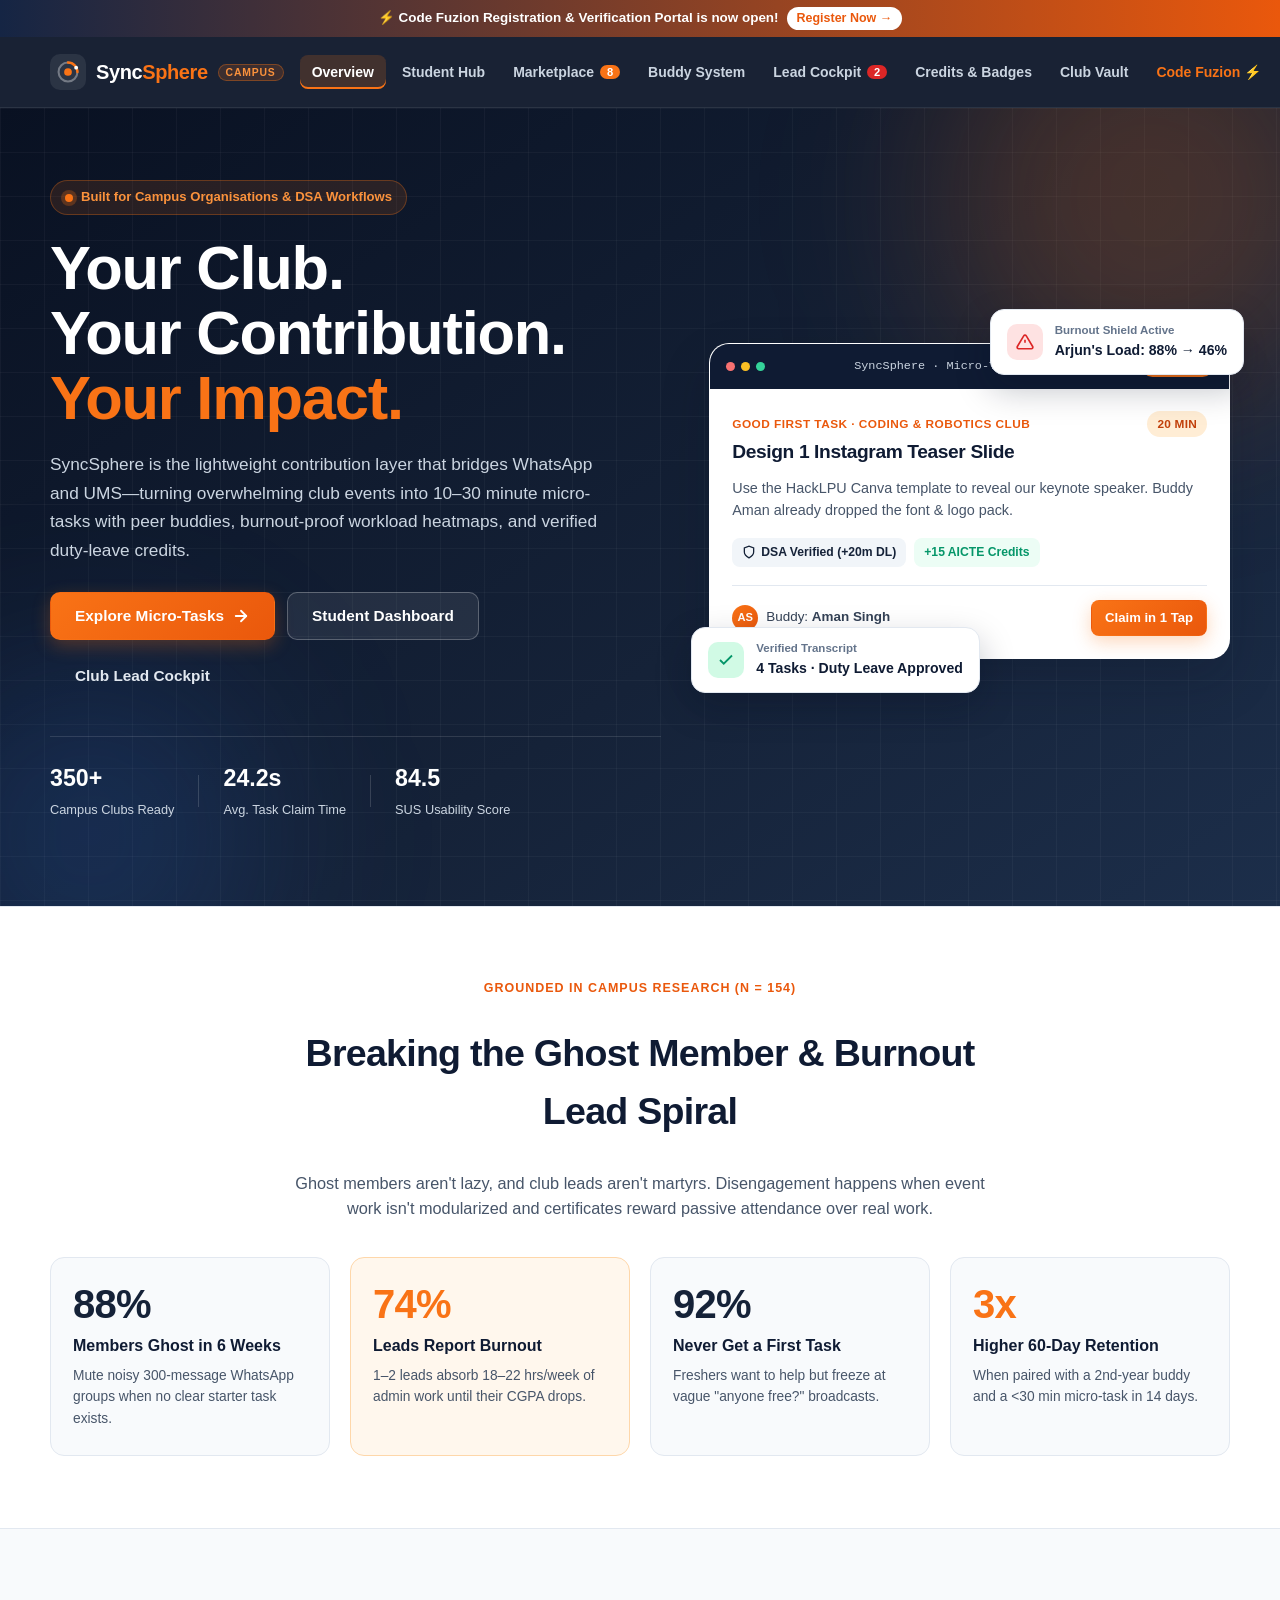
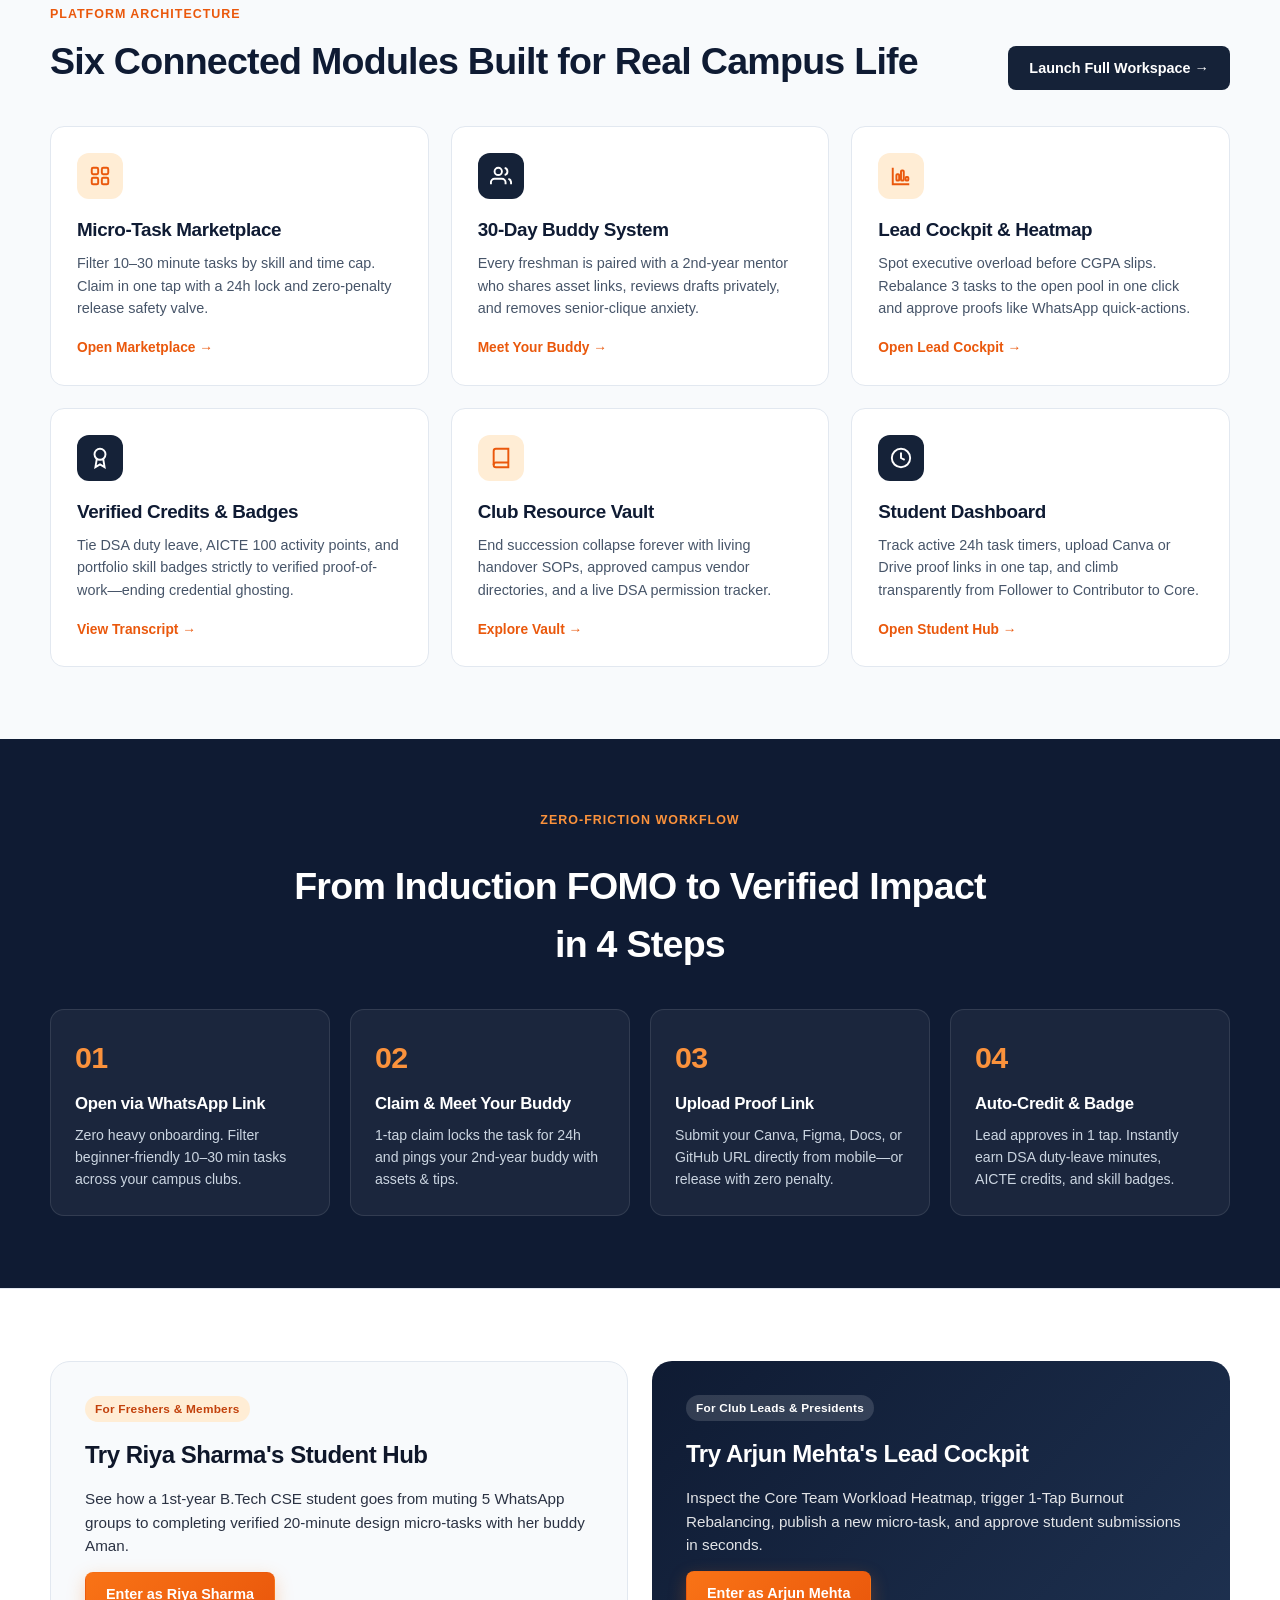
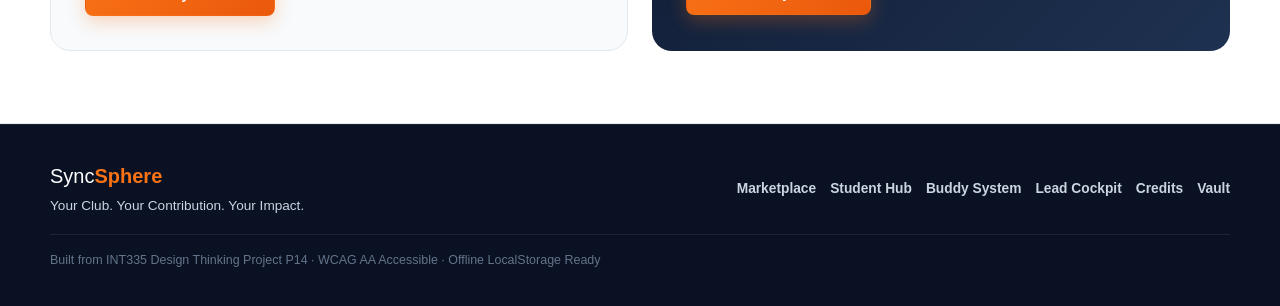
<file: index.html>
<!DOCTYPE html>
<html lang="en">
<head>
  <meta charset="UTF-8" />
  <meta name="viewport" content="width=device-width, initial-scale=1.0" />
  <title>SyncSphere — Your Club. Your Contribution. Your Impact.</title>
  <meta name="description" content="SyncSphere is a modern campus collaboration platform that eliminates ghost membership and club lead burnout through 10-30 minute micro-tasks, buddy onboarding, workload heatmaps, and verified contribution credits." />
  <link rel="stylesheet" href="styles.css" />
</head>
<body>
  <a href="#main-content" class="skip-link">Skip to main content</a>

  <div class="event-announcement-bar" style="background: linear-gradient(90deg, #152544 0%, #EA580C 100%); color: #fff; padding: 7px 16px; font-size: 0.84rem; text-align: center; font-weight: 600; display: flex; align-items: center; justify-content: center; gap: 8px;">
    <span>⚡ <strong>Code Fuzion Registration &amp; Verification Portal</strong> is now open!</span>
    <a href="code-fuzion.html" style="background: #fff; color: #EA580C; padding: 2px 10px; border-radius: 999px; text-decoration: none; font-size: 0.78rem; font-weight: 800;">Register Now &rarr;</a>
  </div>

  <header class="navbar" id="navbar" role="banner">
    <div class="container navbar-inner">
      <button class="brand" data-view="landing" aria-label="SyncSphere Home">
        <span class="brand-mark" aria-hidden="true">
          <svg width="24" height="24" viewBox="0 0 28 28" fill="none">
            <circle cx="14" cy="14" r="11" stroke="currentColor" stroke-width="2.4" opacity="0.35"/>
            <path d="M14 3A11 11 0 0 1 25 14" stroke="#F97316" stroke-width="2.8" stroke-linecap="round"/>
            <circle cx="14" cy="14" r="4.5" fill="#F97316"/>
            <circle cx="23.5" cy="9" r="2.2" fill="#FFFFFF"/>
          </svg>
        </span>
        <span class="brand-text">Sync<strong>Sphere</strong></span>
        <span class="brand-pill">CAMPUS</span>
      </button>

      <nav class="nav-links" aria-label="Primary navigation" id="desktop-nav">
        <button class="nav-link active" data-view="landing">Overview</button>
        <button class="nav-link" data-view="student">Student Hub</button>
        <button class="nav-link" data-view="marketplace">
          Marketplace
          <span class="nav-badge" id="nav-open-tasks-count">8</span>
        </button>
        <button class="nav-link" data-view="buddy">Buddy System</button>
        <button class="nav-link" data-view="lead">
          Lead Cockpit
          <span class="nav-badge nav-badge-alert" id="nav-pending-count">2</span>
        </button>
        <button class="nav-link" data-view="credits">Credits &amp; Badges</button>
        <button class="nav-link" data-view="vault">Club Vault</button>
        <a href="code-fuzion.html" class="nav-link" style="color: var(--orange-500); font-weight: 700; text-decoration: none;">Code Fuzion ⚡</a>
      </nav>

      <div class="nav-actions">
        <div class="persona-switch" role="group" aria-label="Switch demo persona">
          <button class="persona-btn active" id="persona-student-btn" data-persona="student" title="View as Riya Sharma (1st Year Student)">
            <span class="avatar-dot avatar-orange">RS</span>
            <span class="persona-label">Riya</span>
          </button>
          <button class="persona-btn" id="persona-lead-btn" data-persona="lead" title="View as Arjun Mehta (Club President)">
            <span class="avatar-dot avatar-navy">AM</span>
            <span class="persona-label">Arjun</span>
          </button>
        </div>
        <button class="icon-btn" id="reset-demo-btn" title="Reset Demo Data" aria-label="Reset demo data">
          <svg width="18" height="18" viewBox="0 0 24 24" fill="none" stroke="currentColor" stroke-width="2" stroke-linecap="round" stroke-linejoin="round">
            <path d="M3 12a9 9 0 1 0 9-9 9.75 9.75 0 0 0-6.74 2.74L3 8"/>
            <path d="M3 3v5h5"/>
          </svg>
        </button>
        <button class="mobile-menu-btn" id="mobile-menu-btn" aria-label="Toggle navigation menu" aria-expanded="false">
          <svg width="22" height="22" viewBox="0 0 24 24" fill="none" stroke="currentColor" stroke-width="2.2" stroke-linecap="round">
            <line x1="3" y1="6" x2="21" y2="6"/>
            <line x1="3" y1="12" x2="21" y2="12"/>
            <line x1="3" y1="18" x2="21" y2="18"/>
          </svg>
        </button>
      </div>
    </div>

    <div class="mobile-drawer" id="mobile-drawer" hidden>
      <div class="mobile-drawer-inner">
        <button class="drawer-link" data-view="landing">Overview &amp; Landing</button>
        <button class="drawer-link" data-view="student">Student Dashboard</button>
        <button class="drawer-link" data-view="marketplace">Micro-Task Marketplace</button>
        <button class="drawer-link" data-view="buddy">30-Day Buddy System</button>
        <button class="drawer-link" data-view="lead">Club Lead Cockpit &amp; Heatmap</button>
        <button class="drawer-link" data-view="credits">Verified Credits &amp; Badges</button>
        <button class="drawer-link" data-view="vault">Club Resource Vault</button>
        <a href="code-fuzion.html" class="drawer-link" style="color: var(--orange-500); font-weight: 700; text-decoration: none;">Code Fuzion Registration ⚡</a>
      </div>
    </div>
  </header>

  <main id="main-content" tabindex="-1">
    <!-- 1. LANDING VIEW -->
    <section class="view active" id="view-landing" aria-label="SyncSphere Overview">
      <div class="hero">
        <div class="hero-bg-grid" aria-hidden="true"></div>
        <div class="hero-glow hero-glow-1" aria-hidden="true"></div>
        <div class="hero-glow hero-glow-2" aria-hidden="true"></div>
        <div class="container hero-grid">
          <div class="hero-copy">
            <div class="hero-eyebrow">
              <span class="pulse-dot"></span>
              Built for Campus Organisations &amp; DSA Workflows
            </div>
            <h1 class="hero-title">
              Your Club.<br />
              Your Contribution.<br />
              <span class="text-orange">Your Impact.</span>
            </h1>
            <p class="hero-subtitle">
              SyncSphere is the lightweight contribution layer that bridges WhatsApp and UMS—turning overwhelming club events into 10–30 minute micro-tasks with peer buddies, burnout-proof workload heatmaps, and verified duty-leave credits.
            </p>
            <div class="hero-cta-row">
              <button class="btn btn-primary btn-lg" data-view="marketplace">
                Explore Micro-Tasks
                <svg width="18" height="18" viewBox="0 0 24 24" fill="none" stroke="currentColor" stroke-width="2.4" stroke-linecap="round" stroke-linejoin="round"><path d="M5 12h14"/><path d="m12 5 7 7-7 7"/></svg>
              </button>
              <button class="btn btn-outline-light btn-lg" data-view="student">
                Student Dashboard
              </button>
              <button class="btn btn-ghost-light btn-lg" data-view="lead">
                Club Lead Cockpit
              </button>
            </div>
            <div class="hero-trust">
              <div class="trust-item">
                <strong>350+</strong>
                <span>Campus Clubs Ready</span>
              </div>
              <div class="trust-divider"></div>
              <div class="trust-item">
                <strong>24.2s</strong>
                <span>Avg. Task Claim Time</span>
              </div>
              <div class="trust-divider"></div>
              <div class="trust-item">
                <strong>84.5</strong>
                <span>SUS Usability Score</span>
              </div>
            </div>
          </div>

          <div class="hero-visual">
            <div class="hero-card-stack">
              <div class="preview-window">
                <div class="preview-topbar">
                  <div class="preview-dots"><span></span><span></span><span></span></div>
                  <span class="preview-url">SyncSphere · Micro-Task Feed</span>
                  <span class="preview-live-badge">LIVE DEMO</span>
                </div>
                <div class="preview-body">
                  <div class="preview-header-row">
                    <div>
                      <span class="preview-kicker">Good First Task · Coding &amp; Robotics Club</span>
                      <h3>Design 1 Instagram Teaser Slide</h3>
                    </div>
                    <span class="chip chip-orange">20 MIN</span>
                  </div>
                  <p class="preview-desc">Use the HackLPU Canva template to reveal our keynote speaker. Buddy Aman already dropped the font &amp; logo pack.</p>
                  <div class="preview-meta-row">
                    <span class="meta-pill">
                      <svg width="14" height="14" viewBox="0 0 24 24" fill="none" stroke="currentColor" stroke-width="2.2"><path d="M12 22s8-4 8-10V5l-8-3-8 3v7c0 6 8 10 8 10z"/></svg>
                      DSA Verified (+20m DL)
                    </span>
                    <span class="meta-pill meta-pill-green">+15 AICTE Credits</span>
                  </div>
                  <div class="preview-action-row">
                    <div class="preview-buddy">
                      <span class="avatar-xs avatar-orange">AS</span>
                      <span>Buddy: <strong>Aman Singh</strong></span>
                    </div>
                    <button class="btn btn-primary btn-sm" data-view="marketplace">Claim in 1 Tap</button>
                  </div>
                </div>
              </div>

              <div class="floating-card floating-card-top">
                <div class="fc-icon fc-icon-red">
                  <svg width="18" height="18" viewBox="0 0 24 24" fill="none" stroke="currentColor" stroke-width="2.2"><path d="M10.29 3.86 1.82 18a2 2 0 0 0 1.71 3h16.94a2 2 0 0 0 1.71-3L13.71 3.86a2 2 0 0 0-3.42 0z"/><line x1="12" y1="9" x2="12" y2="13"/><line x1="12" y1="17" x2="12.01" y2="17"/></svg>
                </div>
                <div>
                  <div class="fc-label">Burnout Shield Active</div>
                  <div class="fc-value">Arjun's Load: 88% → 46%</div>
                </div>
              </div>

              <div class="floating-card floating-card-bottom">
                <div class="fc-icon fc-icon-green">
                  <svg width="18" height="18" viewBox="0 0 24 24" fill="none" stroke="currentColor" stroke-width="2.4"><polyline points="20 6 9 17 4 12"/></svg>
                </div>
                <div>
                  <div class="fc-label">Verified Transcript</div>
                  <div class="fc-value">4 Tasks · Duty Leave Approved</div>
                </div>
              </div>
            </div>
          </div>
        </div>
      </div>

      <div class="section section-light">
        <div class="container">
          <div class="section-header center">
            <span class="eyebrow">Grounded in Campus Research (n = 154)</span>
            <h2>Breaking the Ghost Member &amp; Burnout Lead Spiral</h2>
            <p class="section-sub">Ghost members aren't lazy, and club leads aren't martyrs. Disengagement happens when event work isn't modularized and certificates reward passive attendance over real work.</p>
          </div>
          <div class="stats-grid-4">
            <article class="stat-card">
              <div class="stat-figure text-navy">88%</div>
              <div class="stat-title">Members Ghost in 6 Weeks</div>
              <p class="stat-note">Mute noisy 300-message WhatsApp groups when no clear starter task exists.</p>
            </article>
            <article class="stat-card stat-card-accent">
              <div class="stat-figure text-orange">74%</div>
              <div class="stat-title">Leads Report Burnout</div>
              <p class="stat-note">1–2 leads absorb 18–22 hrs/week of admin work until their CGPA drops.</p>
            </article>
            <article class="stat-card">
              <div class="stat-figure text-navy">92%</div>
              <div class="stat-title">Never Get a First Task</div>
              <p class="stat-note">Freshers want to help but freeze at vague "anyone free?" broadcasts.</p>
            </article>
            <article class="stat-card">
              <div class="stat-figure text-orange">3x</div>
              <div class="stat-title">Higher 60-Day Retention</div>
              <p class="stat-note">When paired with a 2nd-year buddy and a &lt;30 min micro-task in 14 days.</p>
            </article>
          </div>
        </div>
      </div>

      <div class="section">
        <div class="container">
          <div class="section-header">
            <div>
              <span class="eyebrow">Platform Architecture</span>
              <h2>Six Connected Modules Built for Real Campus Life</h2>
            </div>
            <button class="btn btn-secondary" data-view="student">Launch Full Workspace →</button>
          </div>

          <div class="feature-grid-3">
            <article class="feature-card" data-view="marketplace" tabindex="0" role="button">
              <div class="feature-icon icon-orange">
                <svg width="22" height="22" viewBox="0 0 24 24" fill="none" stroke="currentColor" stroke-width="2.1"><rect x="3" y="3" width="7" height="7" rx="1.5"/><rect x="14" y="3" width="7" height="7" rx="1.5"/><rect x="14" y="14" width="7" height="7" rx="1.5"/><rect x="3" y="14" width="7" height="7" rx="1.5"/></svg>
              </div>
              <h3>Micro-Task Marketplace</h3>
              <p>Filter 10–30 minute tasks by skill and time cap. Claim in one tap with a 24h lock and zero-penalty release safety valve.</p>
              <span class="card-link">Open Marketplace →</span>
            </article>

            <article class="feature-card" data-view="buddy" tabindex="0" role="button">
              <div class="feature-icon icon-navy">
                <svg width="22" height="22" viewBox="0 0 24 24" fill="none" stroke="currentColor" stroke-width="2.1"><path d="M17 21v-2a4 4 0 0 0-4-4H5a4 4 0 0 0-4 4v2"/><circle cx="9" cy="7" r="4"/><path d="M23 21v-2a4 4 0 0 0-3-3.87"/><path d="M16 3.13a4 4 0 0 1 0 7.75"/></svg>
              </div>
              <h3>30-Day Buddy System</h3>
              <p>Every freshman is paired with a 2nd-year mentor who shares asset links, reviews drafts privately, and removes senior-clique anxiety.</p>
              <span class="card-link">Meet Your Buddy →</span>
            </article>

            <article class="feature-card" data-view="lead" tabindex="0" role="button">
              <div class="feature-icon icon-orange">
                <svg width="22" height="22" viewBox="0 0 24 24" fill="none" stroke="currentColor" stroke-width="2.1"><path d="M3 3v18h18"/><rect x="7" y="10" width="3" height="7" rx="1"/><rect x="12" y="6" width="3" height="11" rx="1"/><rect x="17" y="13" width="3" height="4" rx="1"/></svg>
              </div>
              <h3>Lead Cockpit &amp; Heatmap</h3>
              <p>Spot executive overload before CGPA slips. Rebalance 3 tasks to the open pool in one click and approve proofs like WhatsApp quick-actions.</p>
              <span class="card-link">Open Lead Cockpit →</span>
            </article>

            <article class="feature-card" data-view="credits" tabindex="0" role="button">
              <div class="feature-icon icon-navy">
                <svg width="22" height="22" viewBox="0 0 24 24" fill="none" stroke="currentColor" stroke-width="2.1"><circle cx="12" cy="8" r="6"/><path d="M15.477 12.89 17 22l-5-3-5 3 1.523-9.11"/></svg>
              </div>
              <h3>Verified Credits &amp; Badges</h3>
              <p>Tie DSA duty leave, AICTE 100 activity points, and portfolio skill badges strictly to verified proof-of-work—ending credential ghosting.</p>
              <span class="card-link">View Transcript →</span>
            </article>

            <article class="feature-card" data-view="vault" tabindex="0" role="button">
              <div class="feature-icon icon-orange">
                <svg width="22" height="22" viewBox="0 0 24 24" fill="none" stroke="currentColor" stroke-width="2.1"><path d="M4 19.5A2.5 2.5 0 0 1 6.5 17H20"/><path d="M6.5 2H20v20H6.5A2.5 2.5 0 0 1 4 19.5v-15A2.5 2.5 0 0 1 6.5 2z"/></svg>
              </div>
              <h3>Club Resource Vault</h3>
              <p>End succession collapse forever with living handover SOPs, approved campus vendor directories, and a live DSA permission tracker.</p>
              <span class="card-link">Explore Vault →</span>
            </article>

            <article class="feature-card" data-view="student" tabindex="0" role="button">
              <div class="feature-icon icon-navy">
                <svg width="22" height="22" viewBox="0 0 24 24" fill="none" stroke="currentColor" stroke-width="2.1"><circle cx="12" cy="12" r="10"/><polyline points="12 6 12 12 16 14"/></svg>
              </div>
              <h3>Student Dashboard</h3>
              <p>Track active 24h task timers, upload Canva or Drive proof links in one tap, and climb transparently from Follower to Contributor to Core.</p>
              <span class="card-link">Open Student Hub →</span>
            </article>
          </div>
        </div>
      </div>

      <div class="section section-navy">
        <div class="container">
          <div class="section-header center light">
            <span class="eyebrow eyebrow-light">Zero-Friction Workflow</span>
            <h2>From Induction FOMO to Verified Impact in 4 Steps</h2>
          </div>
          <div class="steps-grid">
            <div class="step-card">
              <div class="step-num">01</div>
              <h4>Open via WhatsApp Link</h4>
              <p>Zero heavy onboarding. Filter beginner-friendly 10–30 min tasks across your campus clubs.</p>
            </div>
            <div class="step-card">
              <div class="step-num">02</div>
              <h4>Claim &amp; Meet Your Buddy</h4>
              <p>1-tap claim locks the task for 24h and pings your 2nd-year buddy with assets &amp; tips.</p>
            </div>
            <div class="step-card">
              <div class="step-num">03</div>
              <h4>Upload Proof Link</h4>
              <p>Submit your Canva, Figma, Docs, or GitHub URL directly from mobile—or release with zero penalty.</p>
            </div>
            <div class="step-card">
              <div class="step-num">04</div>
              <h4>Auto-Credit &amp; Badge</h4>
              <p>Lead approves in 1 tap. Instantly earn DSA duty-leave minutes, AICTE credits, and skill badges.</p>
            </div>
          </div>
        </div>
      </div>

      <div class="section section-light">
        <div class="container">
          <div class="dual-cta-grid">
            <div class="dual-card dual-card-white">
              <span class="chip chip-orange">For Freshers &amp; Members</span>
              <h3>Try Riya Sharma's Student Hub</h3>
              <p>See how a 1st-year B.Tech CSE student goes from muting 5 WhatsApp groups to completing verified 20-minute design micro-tasks with her buddy Aman.</p>
              <button class="btn btn-primary" data-view="student" data-switch-persona="student">Enter as Riya Sharma</button>
            </div>
            <div class="dual-card dual-card-navy">
              <span class="chip chip-light">For Club Leads &amp; Presidents</span>
              <h3>Try Arjun Mehta's Lead Cockpit</h3>
              <p>Inspect the Core Team Workload Heatmap, trigger 1-Tap Burnout Rebalancing, publish a new micro-task, and approve student submissions in seconds.</p>
              <button class="btn btn-orange" data-view="lead" data-switch-persona="lead">Enter as Arjun Mehta</button>
            </div>
          </div>
        </div>
      </div>
    </section>

    <!-- 2. STUDENT DASHBOARD VIEW -->
    <section class="view" id="view-student" aria-label="Student Dashboard">
      <div class="container page-container">
        <div class="page-header-banner">
          <div class="banner-left">
            <div class="tier-pill">
              <span class="tier-dot"></span>
              Tier 2 · Active Contributor
            </div>
            <h1 id="student-greeting">Welcome back, Riya Sharma</h1>
            <p class="banner-sub">B.Tech CSE, 1st Year · Reg: 12214801 · Coding &amp; Robotics Club, Design &amp; UX Guild</p>
          </div>
          <div class="banner-actions">
            <button class="btn btn-primary" data-view="marketplace">+ Claim New Micro-Task</button>
            <button class="btn btn-outline-light" data-view="credits">DSA Duty-Leave Pass</button>
          </div>
        </div>

        <div class="kpi-grid-4" id="student-kpis"></div>

        <div class="card tier-progress-card">
          <div class="tier-progress-head">
            <div>
              <h3>Membership Tier Journey</h3>
              <p class="muted" id="tier-progress-hint">Complete 2 more verified micro-tasks to unlock <strong>Core Candidate</strong> status.</p>
            </div>
            <span class="chip chip-orange" id="tier-progress-label">4 / 6 Tasks to Core</span>
          </div>
          <div class="tier-track">
            <div class="tier-fill" id="tier-progress-bar" style="width: 68%;"></div>
          </div>
          <div class="tier-milestones">
            <span class="ms done">Follower (0–1)</span>
            <span class="ms active">Contributor (2–5)</span>
            <span class="ms">Core Candidate (6+)</span>
          </div>
        </div>

        <div class="dashboard-split">
          <div class="dashboard-main">
            <div class="card">
              <div class="card-header">
                <div>
                  <h2>My Active Claimed Tasks</h2>
                  <p class="muted">24-hour lock prevents hoarding. Need to study for mid-terms? Use the zero-penalty safety valve anytime.</p>
                </div>
                <button class="btn btn-ghost btn-sm" data-view="marketplace">Browse Pool →</button>
              </div>
              <div id="student-active-tasks" class="task-stack"></div>
            </div>

            <div class="card">
              <div class="card-header">
                <div>
                  <h2>Recent Submissions &amp; Approvals</h2>
                  <p class="muted">Live status synced with Club Lead Arjun Mehta.</p>
                </div>
                <button class="btn btn-ghost btn-sm" data-view="credits">Full Ledger →</button>
              </div>
              <div id="student-submissions-list" class="submission-list"></div>
            </div>
          </div>

          <aside class="dashboard-aside">
            <div class="card buddy-mini-card">
              <div class="card-header compact">
                <h3>Your 30-Day Buddy</h3>
                <span class="status-online">Online</span>
              </div>
              <div class="buddy-profile-row">
                <div class="avatar-md avatar-orange" id="mini-buddy-avatar">AS</div>
                <div>
                  <div class="buddy-name" id="mini-buddy-name">Aman Singh</div>
                  <div class="muted text-sm" id="mini-buddy-role">2nd Year CSE · Design Lead</div>
                </div>
              </div>
              <blockquote class="buddy-quote">
                "Hey Riya! I pinned the HackLPU font pack and Canva brand kit in our chat. Ping me before submitting if you want a quick look!"
              </blockquote>
              <button class="btn btn-secondary btn-block" data-view="buddy">Open Buddy Chat</button>
            </div>

            <div class="card">
              <div class="card-header compact">
                <h3>Earned Skill Badges</h3>
                <button class="btn btn-ghost btn-sm" data-view="credits">All →</button>
              </div>
              <div id="student-badges-preview" class="badge-mini-grid"></div>
            </div>

            <div class="card safety-note-card">
              <div class="safety-icon">
                <svg width="20" height="20" viewBox="0 0 24 24" fill="none" stroke="currentColor" stroke-width="2.2"><path d="M12 22s8-4 8-10V5l-8-3-8 3v7c0 6 8 10 8 10z"/></svg>
              </div>
              <div>
                <h4>No-Stress Safety Valve</h4>
                <p class="text-sm muted">Exam clash? Releasing a claimed task returns it silently to the open pool with zero penalty and zero public shame.</p>
              </div>
            </div>
          </aside>
        </div>
      </div>
    </section>

    <!-- 3. MICRO-TASK MARKETPLACE VIEW -->
    <section class="view" id="view-marketplace" aria-label="Micro-Task Marketplace">
      <div class="container page-container">
        <div class="page-head-row">
          <div>
            <span class="eyebrow">10–30 Minute Self-Serve Micro-Tasks</span>
            <h1>Micro-Task Marketplace</h1>
            <p class="muted">Pick a bite-sized task that fits between lectures. Every card includes clear steps, a mentor buddy, and DSA duty-leave minutes.</p>
          </div>
          <div class="head-stats-pills">
            <div class="mini-stat-pill">
              <strong id="mkt-open-count">8</strong>
              <span>Open Tasks</span>
            </div>
            <div class="mini-stat-pill mini-stat-orange">
              <strong id="mkt-claimed-count">1</strong>
              <span>My Claimed</span>
            </div>
          </div>
        </div>

        <div class="filter-bar card">
          <div class="search-box">
            <svg width="18" height="18" viewBox="0 0 24 24" fill="none" stroke="currentColor" stroke-width="2"><circle cx="11" cy="11" r="8"/><line x1="21" y1="21" x2="16.65" y2="16.65"/></svg>
            <input type="search" id="mkt-search" placeholder="Search tasks (e.g., Canva, poster, proofread, GitHub, registration)..." aria-label="Search micro-tasks" />
          </div>
          <div class="filter-controls">
            <div class="filter-pills" id="mkt-category-pills" role="group" aria-label="Filter by skill category">
              <button class="pill active" data-cat="All">All Skills</button>
              <button class="pill" data-cat="Design">Design</button>
              <button class="pill" data-cat="Editorial">Editorial</button>
              <button class="pill" data-cat="Tech">Tech</button>
              <button class="pill" data-cat="Logistics">Logistics</button>
              <button class="pill" data-cat="Media">Media</button>
            </div>
            <select id="mkt-time-filter" class="select-input" aria-label="Filter by duration">
              <option value="all">Any Duration</option>
              <option value="15">≤ 15 min (Quick Win)</option>
              <option value="20">≤ 20 min</option>
              <option value="30">≤ 30 min</option>
            </select>
          </div>
        </div>

        <div id="marketplace-grid" class="marketplace-grid"></div>
      </div>
    </section>

    <!-- 4. BUDDY SYSTEM VIEW -->
    <section class="view" id="view-buddy" aria-label="30-Day Buddy System">
      <div class="container page-container">
        <div class="page-head-row">
          <div>
            <span class="eyebrow">First 14-Day Activation Track</span>
            <h1>30-Day Freshman Buddy System</h1>
            <p class="muted">No more intimidating group chats. Get 1-on-1 guidance, asset links, and private draft feedback from a paired 2nd-year mentor.</p>
          </div>
        </div>

        <div class="buddy-layout">
          <div class="buddy-sidebar">
            <div class="card buddy-hero-card">
              <div class="buddy-hero-top">
                <div class="avatar-lg avatar-orange" id="active-buddy-avatar">AS</div>
                <div>
                  <span class="chip chip-green">Active Buddy Pair</span>
                  <h2 id="active-buddy-name">Aman Singh</h2>
                  <p class="muted text-sm" id="active-buddy-role">2nd Year CSE · Design &amp; Media Lead</p>
                </div>
              </div>
              <div class="buddy-tags" id="active-buddy-tags"></div>
              <div class="buddy-metrics" id="active-buddy-metrics"></div>
            </div>

            <div class="card">
              <h3>Your 30-Day Onboarding Track</h3>
              <div class="onboarding-timeline">
                <div class="timeline-item done">
                  <div class="tl-dot">✓</div>
                  <div>
                    <strong>Day 1 · Welcome &amp; Pairing</strong>
                    <p class="text-sm muted">Matched with senior buddy based on UI/UX &amp; Design interest.</p>
                  </div>
                </div>
                <div class="timeline-item done">
                  <div class="tl-dot">✓</div>
                  <div>
                    <strong>Day 7 · First Micro-Task (&lt;20m)</strong>
                    <p class="text-sm muted">Completed Tech Rules Proofreading (+10 pts).</p>
                  </div>
                </div>
                <div class="timeline-item done">
                  <div class="tl-dot">✓</div>
                  <div>
                    <strong>Day 14 · Verified Proof &amp; DL Credit</strong>
                    <p class="text-sm muted">IG Story Slide approved by Arjun; DSA credits logged.</p>
                  </div>
                </div>
                <div class="timeline-item current">
                  <div class="tl-dot">4</div>
                  <div>
                    <strong>Day 30 · Tier 2 Contributor Graduation</strong>
                    <p class="text-sm muted">Unlock Core Candidate track &amp; become a future buddy.</p>
                  </div>
                </div>
              </div>
            </div>
          </div>

          <div class="card buddy-chat-card">
            <div class="chat-header">
              <div class="chat-peer">
                <span class="avatar-sm avatar-orange" id="chat-buddy-avatar">AS</span>
                <div>
                  <strong id="chat-buddy-name">Aman Singh</strong>
                  <div class="text-xs muted">Private 1-on-1 Buddy Channel · Zero Group Spam</div>
                </div>
              </div>
              <span class="chip chip-navy">Day 18 of 30</span>
            </div>

            <div class="chat-messages" id="buddy-chat-messages" aria-live="polite"></div>

            <div class="chat-quick-prompts">
              <button class="quick-chip" data-msg="Can you share the Canva brand kit &amp; font files?">Send Canva brand kit</button>
              <button class="quick-chip" data-msg="Could you review my draft before I submit to Arjun?">Review my draft</button>
              <button class="quick-chip" data-msg="How do micro-task minutes count toward LPU DSA duty leave?">How does DSA duty leave work?</button>
            </div>

            <form class="chat-input-row" id="buddy-chat-form">
              <input type="text" id="buddy-chat-input" placeholder="Message your buddy privately..." autocomplete="off" required />
              <button type="submit" class="btn btn-primary">Send</button>
            </form>
          </div>
        </div>

        <div class="card mt-24">
          <div class="card-header">
            <div>
              <h2>Switch or Pair with a Skill Buddy</h2>
              <p class="muted">Exploring a new club domain? Pair with a verified 2nd or 3rd-year mentor in 1 click.</p>
            </div>
          </div>
          <div id="buddy-directory-grid" class="buddy-dir-grid"></div>
        </div>
      </div>
    </section>

    <!-- 5. CLUB LEAD DASHBOARD & HEATMAP VIEW -->
    <section class="view" id="view-lead" aria-label="Club Lead Cockpit">
      <div class="container page-container">
        <div class="page-header-banner banner-lead">
          <div class="banner-left">
            <div class="tier-pill tier-pill-orange">
              <span class="tier-dot"></span>
              Executive Cockpit · Coding &amp; Robotics Club
            </div>
            <h1>Arjun Mehta's Lead Dashboard</h1>
            <p class="banner-sub">President &amp; HackLPU 2026 Fest Head · 150 Registered Members · 38 Active Contributors</p>
          </div>
          <div class="banner-actions">
            <button class="btn btn-orange" id="open-create-task-btn">+ Publish Micro-Task</button>
            <button class="btn btn-outline-light" data-view="vault">Handover Vault</button>
          </div>
        </div>

        <div class="kpi-grid-4" id="lead-kpis"></div>
        <div id="burnout-alert-container"></div>

        <div class="lead-grid">
          <div class="card">
            <div class="card-header">
              <div>
                <h2>Core Team Workload Heatmap</h2>
                <p class="muted">Real-time executive capacity (%) &amp; 7-day task intensity to stop lead burnout before exams.</p>
              </div>
              <span class="chip chip-navy">Live Capacity</span>
            </div>
            <div id="workload-bars" class="workload-bars"></div>
            <div class="heatmap-matrix-wrap">
              <div class="heatmap-matrix-head">
                <h4>7-Day Effort Intensity (Hours / Day)</h4>
                <div class="heatmap-legend">
                  <span>Low</span>
                  <i class="hm-cell hm-1"></i>
                  <i class="hm-cell hm-2"></i>
                  <i class="hm-cell hm-3"></i>
                  <i class="hm-cell hm-4"></i>
                  <span>Overload</span>
                </div>
              </div>
              <div id="workload-heatmap-grid" class="heatmap-grid"></div>
            </div>
          </div>

          <div class="card">
            <div class="card-header">
              <div>
                <h2>1-Tap Proof Approvals</h2>
                <p class="muted">Approve student micro-tasks in seconds—auto-credits DSA duty leave &amp; badges.</p>
              </div>
              <span class="chip chip-orange" id="pending-approvals-badge">2 Pending</span>
            </div>
            <div id="lead-approvals-queue" class="approvals-queue"></div>
          </div>
        </div>
      </div>
    </section>

    <!-- 6. VERIFIED CREDITS & BADGES VIEW -->
    <section class="view" id="view-credits" aria-label="Verified Contribution Credits and Badges">
      <div class="container page-container">
        <div class="page-head-row">
          <div>
            <span class="eyebrow">Proof-of-Work Transcript · Zero Credential Ghosting</span>
            <h1>Verified Contribution Credits &amp; Badges</h1>
            <p class="muted">Every duty-leave minute and AICTE activity point is backed by an approved deliverable link.</p>
          </div>
          <button class="btn btn-primary" id="export-manifest-btn">
            <svg width="18" height="18" viewBox="0 0 24 24" fill="none" stroke="currentColor" stroke-width="2.2"><path d="M21 15v4a2 2 0 0 1-2 2H5a2 2 0 0 1-2-2v-4"/><polyline points="7 10 12 15 17 10"/><line x1="12" y1="15" x2="12" y2="3"/></svg>
            Export DSA PDF Manifest
          </button>
        </div>

        <div class="credits-top-grid">
          <div class="card dsa-pass-card">
            <div class="dsa-pass-head">
              <div>
                <span class="chip chip-green">✓ DSA Verified Pass</span>
                <h2>Riya Sharma</h2>
                <p class="muted text-sm">Reg: 12214801 · B.Tech CSE (Sem 1) · Tier 2 Active Contributor</p>
              </div>
              <div class="qr-box" aria-label="Verification QR Code">
                <svg width="78" height="78" viewBox="0 0 29 29" fill="#0F172A">
                  <rect x="0" y="0" width="9" height="9" rx="1.5" fill="none" stroke="#0F172A" stroke-width="2"/>
                  <rect x="3" y="3" width="3" height="3"/>
                  <rect x="20" y="0" width="9" height="9" rx="1.5" fill="none" stroke="#0F172A" stroke-width="2"/>
                  <rect x="23" y="3" width="3" height="3"/>
                  <rect x="0" y="20" width="9" height="9" rx="1.5" fill="none" stroke="#0F172A" stroke-width="2"/>
                  <rect x="3" y="23" width="3" height="3"/>
                  <rect x="12" y="2" width="3" height="3"/>
                  <rect x="12" y="8" width="3" height="5"/>
                  <rect x="16" y="11" width="4" height="3"/>
                  <rect x="11" y="16" width="5" height="3"/>
                  <rect x="19" y="16" width="3" height="6"/>
                  <rect x="24" y="14" width="4" height="4"/>
                  <rect x="24" y="21" width="4" height="6"/>
                  <rect x="13" y="22" width="4" height="5"/>
                  <rect x="16" y="4" width="2" height="4" fill="#F97316"/>
                </svg>
              </div>
            </div>
            <div class="dsa-pass-stats" id="dsa-pass-stats"></div>
            <div class="dsa-pass-footer">
              <span>UMS Sync ID: <strong>LPU-DSA-2026-8841</strong></span>
              <span class="text-green">Attendance Proration Eligible</span>
            </div>
          </div>

          <div class="card aicte-card">
            <div class="card-header compact">
              <div>
                <h3>AICTE 100 Activity Points</h3>
                <p class="muted text-sm">Verified micro-contributions across technical &amp; cultural clubs.</p>
              </div>
              <span class="chip chip-orange" id="aicte-points-chip">65 / 100 pts</span>
            </div>
            <div class="aicte-ring-row">
              <div class="ring-wrap">
                <svg class="progress-ring" width="116" height="116" viewBox="0 0 120 120">
                  <circle class="ring-bg" cx="60" cy="60" r="50" />
                  <circle class="ring-fg" id="aicte-ring-circle" cx="60" cy="60" r="50" />
                </svg>
                <div class="ring-label">
                  <strong id="aicte-ring-val">65%</strong>
                  <span>Complete</span>
                </div>
              </div>
              <div class="aicte-breakdown" id="aicte-breakdown"></div>
            </div>
          </div>
        </div>

        <div class="card mt-24">
          <div class="card-header">
            <div>
              <h2>Skill &amp; Impact Badges</h2>
              <p class="muted">Micro-recognition earned through real deliverables—exportable to your campus placement portfolio.</p>
            </div>
          </div>
          <div id="badges-grid" class="badges-grid"></div>
        </div>

        <div class="card mt-24">
          <div class="card-header">
            <div>
              <h2>Verified Contribution Ledger</h2>
              <p class="muted">Complete auditable record of approved micro-tasks and duty-leave credits.</p>
            </div>
          </div>
          <div class="table-wrap">
            <table class="data-table">
              <thead>
                <tr>
                  <th>Task Deliverable</th>
                  <th>Club</th>
                  <th>Completed</th>
                  <th>Effort &amp; DL</th>
                  <th>Credits</th>
                  <th>Status</th>
                </tr>
              </thead>
              <tbody id="credits-ledger-body"></tbody>
            </table>
          </div>
        </div>
      </div>
    </section>

    <!-- 7. CLUB RESOURCE VAULT VIEW -->
    <section class="view" id="view-vault" aria-label="Club Resource Vault">
      <div class="container page-container">
        <div class="page-head-row">
          <div>
            <span class="eyebrow">Institutional Memory · Zero Succession Collapse</span>
            <h1>Club Resource Vault</h1>
            <p class="muted">Living handover playbooks, approved vendor contacts, and live DSA permission pipelines so outgoing leads never leave juniors stranded.</p>
          </div>
          <div class="vault-tabs" role="tablist" aria-label="Vault sections">
            <button class="pill active" data-vault-tab="sops" role="tab" aria-selected="true">Handover SOPs</button>
            <button class="pill" data-vault-tab="vendors" role="tab" aria-selected="false">Vendor Directory</button>
            <button class="pill" data-vault-tab="pipeline" role="tab" aria-selected="false">DSA Permission Tracker</button>
          </div>
        </div>

        <div id="vault-panel-sops" class="vault-panel active">
          <div id="vault-sops-grid" class="vault-grid"></div>
        </div>

        <div id="vault-panel-vendors" class="vault-panel" hidden>
          <div id="vault-vendors-grid" class="vault-grid"></div>
        </div>

        <div id="vault-panel-pipeline" class="vault-panel" hidden>
          <div class="card">
            <div class="card-header">
              <div>
                <h2>DSA &amp; UMS Event Permission Pipeline</h2>
                <p class="muted">Track auditorium bookings, Block 34 lab keys, and faculty signatures without running between cabins.</p>
              </div>
              <span class="chip chip-orange">HackLPU 2026</span>
            </div>
            <div id="vault-pipeline-list" class="pipeline-list"></div>
          </div>
        </div>
      </div>
    </section>
  </main>

  <footer class="footer">
    <div class="container footer-inner">
      <div>
        <div class="footer-brand">Sync<strong>Sphere</strong></div>
        <p class="footer-tagline">Your Club. Your Contribution. Your Impact.</p>
      </div>
      <div class="footer-links">
        <button class="footer-link" data-view="marketplace">Marketplace</button>
        <button class="footer-link" data-view="student">Student Hub</button>
        <button class="footer-link" data-view="buddy">Buddy System</button>
        <button class="footer-link" data-view="lead">Lead Cockpit</button>
        <button class="footer-link" data-view="credits">Credits</button>
        <button class="footer-link" data-view="vault">Vault</button>
      </div>
      <div class="footer-meta">
        Built from INT335 Design Thinking Project P14 · WCAG AA Accessible · Offline LocalStorage Ready
      </div>
    </div>
  </footer>

  <nav class="mobile-bottom-nav" aria-label="Mobile quick navigation">
    <button class="mb-item active" data-view="student">
      <svg width="20" height="20" viewBox="0 0 24 24" fill="none" stroke="currentColor" stroke-width="2"><path d="M3 9l9-7 9 7v11a2 2 0 0 1-2 2H5a2 2 0 0 1-2-2z"/></svg>
      <span>Hub</span>
    </button>
    <button class="mb-item" data-view="marketplace">
      <svg width="20" height="20" viewBox="0 0 24 24" fill="none" stroke="currentColor" stroke-width="2"><rect x="3" y="3" width="7" height="7"/><rect x="14" y="3" width="7" height="7"/><rect x="14" y="14" width="7" height="7"/><rect x="3" y="14" width="7" height="7"/></svg>
      <span>Tasks</span>
    </button>
    <button class="mb-item" data-view="lead">
      <svg width="20" height="20" viewBox="0 0 24 24" fill="none" stroke="currentColor" stroke-width="2"><path d="M3 3v18h18"/><rect x="7" y="10" width="3" height="7"/><rect x="12" y="6" width="3" height="11"/><rect x="17" y="13" width="3" height="4"/></svg>
      <span>Lead</span>
    </button>
    <button class="mb-item" data-view="credits">
      <svg width="20" height="20" viewBox="0 0 24 24" fill="none" stroke="currentColor" stroke-width="2"><circle cx="12" cy="8" r="6"/><path d="M15.477 12.89 17 22l-5-3-5 3 1.523-9.11"/></svg>
      <span>Credits</span>
    </button>
    <button class="mb-item" data-view="vault">
      <svg width="20" height="20" viewBox="0 0 24 24" fill="none" stroke="currentColor" stroke-width="2"><path d="M4 19.5A2.5 2.5 0 0 1 6.5 17H20"/><path d="M6.5 2H20v20H6.5A2.5 2.5 0 0 1 4 19.5v-15A2.5 2.5 0 0 1 6.5 2z"/></svg>
      <span>Vault</span>
    </button>
  </nav>

  <!-- Task Submission Workspace Modal -->
  <div class="modal-backdrop" id="submit-modal" hidden role="dialog" aria-modal="true" aria-labelledby="submit-modal-title">
    <div class="modal">
      <div class="modal-header">
        <div>
          <span class="chip chip-orange" id="submit-modal-timer">23h 48m left</span>
          <h3 id="submit-modal-title">Submit Task Proof</h3>
        </div>
        <button class="icon-btn modal-close" data-close-modal="submit-modal" aria-label="Close modal">✕</button>
      </div>
      <form id="submit-task-form" class="modal-body">
        <input type="hidden" id="submit-task-id" />
        <p class="muted text-sm" id="submit-modal-club"></p>

        <div class="modal-checklist-box">
          <h4>Pre-Submission Checklist</h4>
          <div id="submit-modal-checklist"></div>
        </div>

        <div class="form-group">
          <label for="submit-proof-url">Deliverable Link or File Reference *</label>
          <input type="text" id="submit-proof-url" placeholder="Paste your shareable Canva, Drive, Figma, or PR link..." required />
        </div>

        <div class="form-group">
          <label for="submit-proof-note">Quick Note for Club Lead (Optional)</label>
          <textarea id="submit-proof-note" rows="2" placeholder="Used the official HackLPU font pack Aman shared..."></textarea>
        </div>

        <div class="modal-buddy-strip">
          <span class="avatar-xs avatar-orange">AS</span>
          <span class="text-sm">Buddy <strong id="submit-modal-buddy-name">Aman Singh</strong> will be notified automatically.</span>
        </div>

        <div class="modal-footer">
          <button type="button" class="btn btn-ghost" data-close-modal="submit-modal">Cancel</button>
          <button type="submit" class="btn btn-primary">Submit for 1-Tap Lead Review</button>
        </div>
      </form>
    </div>
  </div>

  <!-- Publish New Micro-Task Modal -->
  <div class="modal-backdrop" id="create-task-modal" hidden role="dialog" aria-modal="true" aria-labelledby="create-modal-title">
    <div class="modal">
      <div class="modal-header">
        <div>
          <span class="chip chip-navy">Lead Action</span>
          <h3 id="create-modal-title">Publish a 10–30 Min Micro-Task</h3>
        </div>
        <button class="icon-btn modal-close" data-close-modal="create-task-modal" aria-label="Close modal">✕</button>
      </div>
      <form id="create-task-form" class="modal-body">
        <div class="form-group">
          <label for="new-task-title">Task Title *</label>
          <input type="text" id="new-task-title" placeholder="e.g., Design 2 Speaker Countdown Stories" required />
        </div>
        <div class="form-row-2">
          <div class="form-group">
            <label for="new-task-category">Skill Category *</label>
            <select id="new-task-category" required>
              <option value="Design">Design</option>
              <option value="Editorial">Editorial</option>
              <option value="Tech">Tech</option>
              <option value="Logistics">Logistics</option>
              <option value="Media">Media</option>
            </select>
          </div>
          <div class="form-group">
            <label for="new-task-duration">Time Cap (Minutes) *</label>
            <select id="new-task-duration" required>
              <option value="15">15 min (+10 pts)</option>
              <option value="20" selected>20 min (+15 pts)</option>
              <option value="25">25 min (+20 pts)</option>
              <option value="30">30 min (+25 pts)</option>
            </select>
          </div>
        </div>
        <div class="form-group">
          <label for="new-task-club">Club / Event *</label>
          <input type="text" id="new-task-club" value="Coding &amp; Robotics Club · HackLPU" required />
        </div>
        <div class="form-group">
          <label for="new-task-desc">Clear Scope &amp; Asset Link *</label>
          <textarea id="new-task-desc" rows="2" placeholder="Explain exact deliverable so a 1st-year fresher can finish in under 30 mins..." required></textarea>
        </div>
        <div class="modal-footer">
          <button type="button" class="btn btn-ghost" data-close-modal="create-task-modal">Cancel</button>
          <button type="submit" class="btn btn-orange">Publish to Open Pool</button>
        </div>
      </form>
    </div>
  </div>

  <!-- SOP Reader Modal -->
  <div class="modal-backdrop" id="sop-modal" hidden role="dialog" aria-modal="true" aria-labelledby="sop-modal-title">
    <div class="modal modal-lg">
      <div class="modal-header">
        <div>
          <span class="chip chip-orange" id="sop-modal-tag">Playbook</span>
          <h3 id="sop-modal-title">SOP Title</h3>
        </div>
        <button class="icon-btn modal-close" data-close-modal="sop-modal" aria-label="Close modal">✕</button>
      </div>
      <div class="modal-body" id="sop-modal-body"></div>
      <div class="modal-footer">
        <button type="button" class="btn btn-primary" data-close-modal="sop-modal">Done Reading</button>
      </div>
    </div>
  </div>

  <div class="toast-container" id="toast-container" aria-live="polite" aria-atomic="true"></div>

  <script src="data.js"></script>
  <script src="app.js"></script>
</body>
</html>
</file>
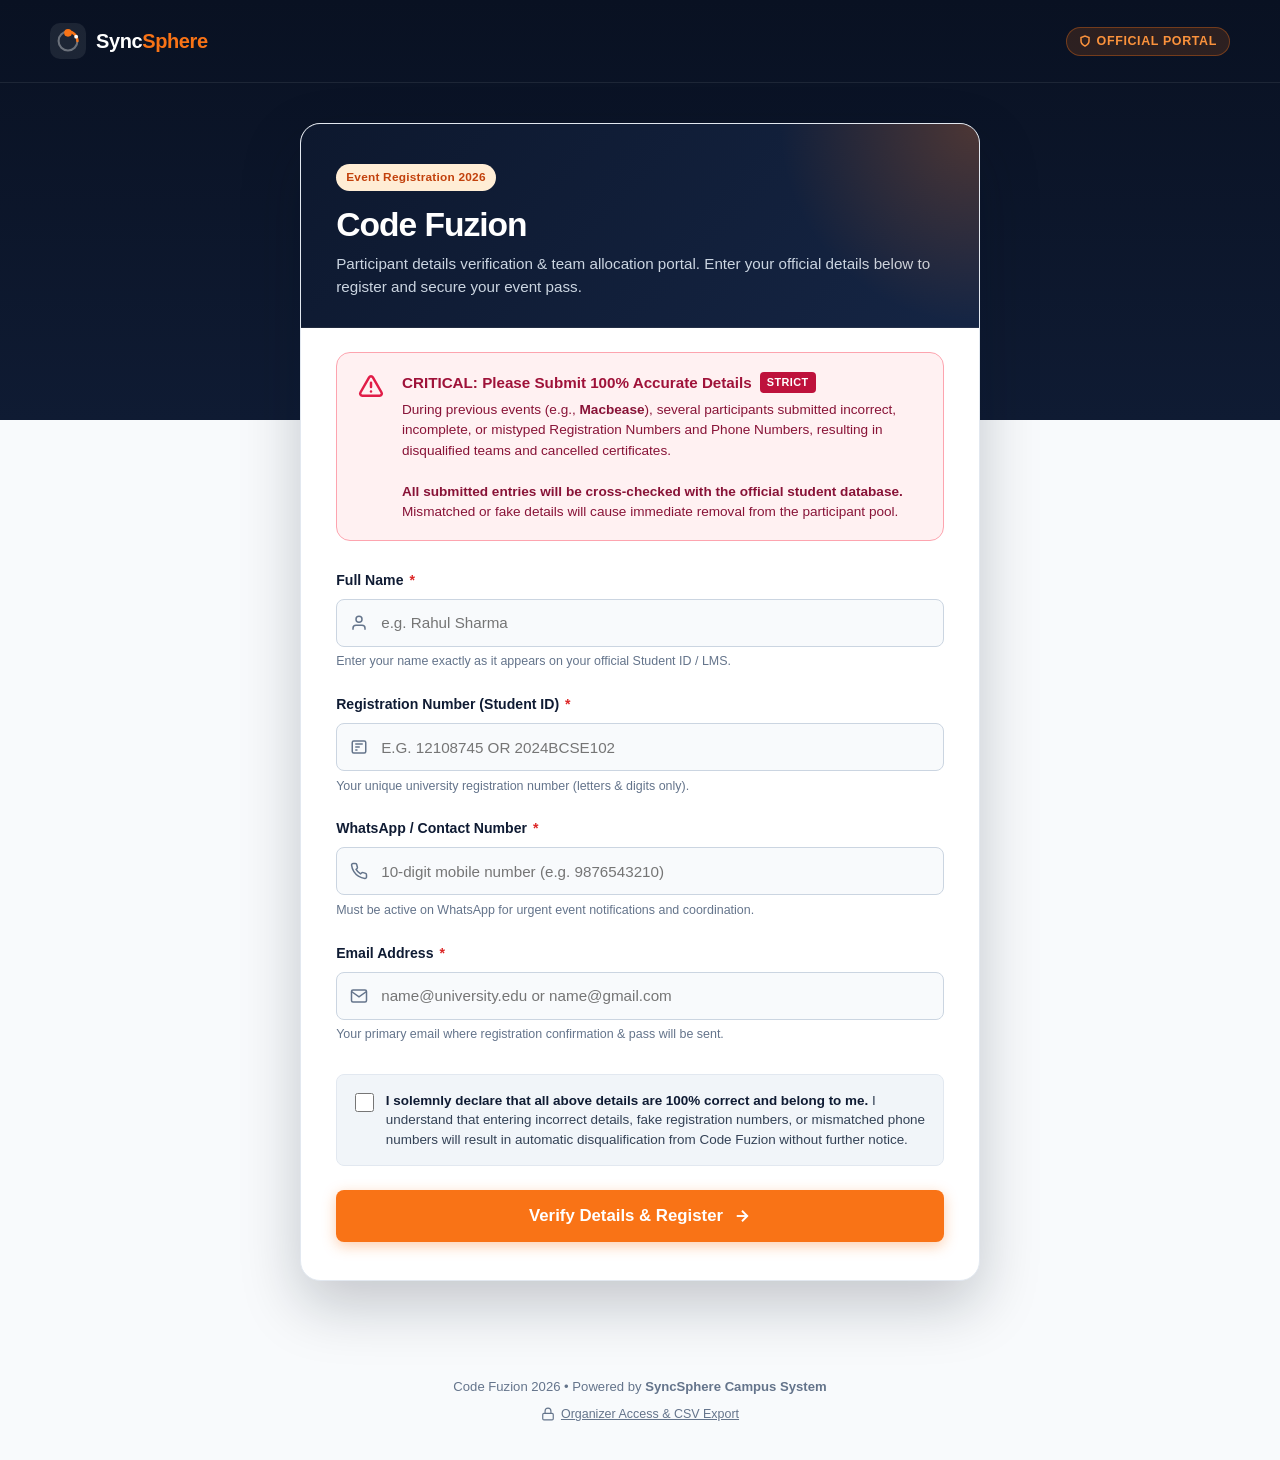
<file: code-fuzion.html>
<!DOCTYPE html>
<html lang="en">
<head>
  <meta charset="UTF-8" />
  <meta name="viewport" content="width=device-width, initial-scale=1.0" />
  <title>Code Fuzion — Official Participant Registration &amp; Verification</title>
  <meta name="description" content="Official registration portal for Code Fuzion. Please enter accurate name, registration number, phone number, and email address." />
  <link rel="stylesheet" href="styles.css" />
  <style>
    /* Dedicated styles for Code Fuzion Registration */
    .cf-wrapper {
      min-height: 100vh;
      display: flex;
      flex-direction: column;
      background: linear-gradient(180deg, var(--navy-950) 0%, var(--navy-900) 420px, var(--slate-50) 420px);
    }

    .cf-nav {
      padding: 1.2rem 0;
      border-bottom: 1px solid rgba(255, 255, 255, 0.08);
    }

    .cf-nav-inner {
      display: flex;
      align-items: center;
      justify-content: space-between;
    }

    .cf-badge {
      display: inline-flex;
      align-items: center;
      gap: 6px;
      font-size: 0.78rem;
      font-weight: 700;
      letter-spacing: 0.05em;
      text-transform: uppercase;
      padding: 4px 12px;
      border-radius: var(--radius-pill);
      background: rgba(249, 115, 22, 0.15);
      border: 1px solid rgba(249, 115, 22, 0.35);
      color: var(--orange-400);
    }

    .cf-main {
      flex: 1;
      padding: 2.5rem 1rem 4rem;
    }

    .cf-container {
      max-width: 680px;
      margin: 0 auto;
    }

    .cf-card {
      background: var(--white);
      border-radius: var(--radius-lg);
      border: 1px solid var(--slate-200);
      box-shadow: 0 24px 60px rgba(9, 17, 34, 0.22);
      overflow: hidden;
    }

    .cf-card-header {
      padding: 2.5rem 2.2rem 1.8rem;
      background: linear-gradient(135deg, #0d182e 0%, #152544 100%);
      color: var(--white);
      border-bottom: 1px solid rgba(255, 255, 255, 0.08);
      position: relative;
    }

    .cf-card-header::after {
      content: '';
      position: absolute;
      top: 0;
      right: 0;
      width: 200px;
      height: 100%;
      background: radial-gradient(circle at 100% 0%, rgba(249, 115, 22, 0.25) 0%, transparent 70%);
      pointer-events: none;
    }

    .cf-card-title {
      font-size: 2.1rem;
      font-weight: 800;
      letter-spacing: -0.03em;
      margin-top: 0.6rem;
      line-height: 1.15;
    }

    .cf-card-subtitle {
      color: var(--slate-300);
      font-size: 0.95rem;
      margin-top: 0.5rem;
      line-height: 1.5;
    }

    /* Warning Notice Box */
    .cf-warning-banner {
      margin: 1.5rem 2.2rem 0;
      background: #FFF1F2;
      border: 1.5px solid #FDA4AF;
      border-radius: var(--radius-md);
      padding: 1.1rem 1.3rem;
      display: flex;
      gap: 1rem;
      align-items: flex-start;
    }

    .cf-warning-icon {
      flex-shrink: 0;
      width: 28px;
      height: 28px;
      color: #E11D48;
      margin-top: 2px;
    }

    .cf-warning-title {
      font-size: 0.95rem;
      font-weight: 800;
      color: #9F1239;
      display: flex;
      align-items: center;
      gap: 8px;
    }

    .cf-warning-badge {
      background: #BE123C;
      color: #FFFFFF;
      font-size: 0.68rem;
      font-weight: 800;
      letter-spacing: 0.04em;
      text-transform: uppercase;
      padding: 2px 7px;
      border-radius: 4px;
    }

    .cf-warning-desc {
      font-size: 0.85rem;
      color: #881337;
      margin-top: 0.35rem;
      line-height: 1.5;
    }

    .cf-form {
      padding: 1.8rem 2.2rem 2.4rem;
    }

    .cf-field-group {
      margin-bottom: 1.4rem;
    }

    .cf-field-label {
      display: block;
      font-size: 0.88rem;
      font-weight: 700;
      color: var(--navy-900);
      margin-bottom: 0.45rem;
    }

    .cf-field-label .req {
      color: var(--red-600);
      margin-left: 2px;
    }

    .cf-input-wrapper {
      position: relative;
    }

    .cf-input-icon {
      position: absolute;
      left: 14px;
      top: 50%;
      transform: translateY(-50%);
      color: var(--slate-500);
      pointer-events: none;
      display: flex;
      align-items: center;
      justify-content: center;
    }

    .cf-input {
      width: 100%;
      height: 48px;
      padding: 0 44px 0 44px;
      font-size: 0.95rem;
      color: var(--navy-900);
      background: var(--slate-50);
      border: 1.5px solid var(--slate-300);
      border-radius: var(--radius-sm);
      transition: var(--transition);
    }

    .cf-input:focus {
      outline: none;
      background: var(--white);
      border-color: var(--orange-500);
      box-shadow: 0 0 0 3px rgba(249, 115, 22, 0.15);
    }

    .cf-input.is-valid {
      border-color: var(--green-600);
      background-color: #F0FDF4;
    }

    .cf-input.is-invalid {
      border-color: var(--red-600);
      background-color: #FEF2F2;
    }

    .cf-input-status {
      position: absolute;
      right: 14px;
      top: 50%;
      transform: translateY(-50%);
      pointer-events: none;
      font-size: 1rem;
    }

    .cf-field-help {
      font-size: 0.78rem;
      color: var(--slate-500);
      margin-top: 0.35rem;
      display: flex;
      justify-content: space-between;
    }

    .cf-field-error {
      color: var(--red-600);
      font-weight: 600;
      display: none;
    }

    .cf-input.is-invalid ~ .cf-field-help .cf-field-error {
      display: inline;
    }
    .cf-input.is-invalid ~ .cf-field-help .cf-field-hint {
      display: none;
    }

    .cf-checkbox-card {
      background: var(--slate-100);
      border: 1px solid var(--slate-200);
      border-radius: var(--radius-sm);
      padding: 1rem 1.1rem;
      display: flex;
      align-items: flex-start;
      gap: 12px;
      margin: 1.8rem 0 1.5rem;
      cursor: pointer;
    }

    .cf-checkbox-card input[type="checkbox"] {
      width: 19px;
      height: 19px;
      margin-top: 2px;
      accent-color: var(--orange-500);
      cursor: pointer;
      flex-shrink: 0;
    }

    .cf-checkbox-label {
      font-size: 0.84rem;
      color: var(--slate-700);
      line-height: 1.45;
      cursor: pointer;
    }

    .cf-checkbox-label strong {
      color: var(--navy-900);
    }

    .cf-submit-btn {
      width: 100%;
      height: 52px;
      display: flex;
      align-items: center;
      justify-content: center;
      gap: 10px;
      font-size: 1.05rem;
      font-weight: 700;
      background: var(--orange-500);
      color: var(--white);
      border: none;
      border-radius: var(--radius-sm);
      cursor: pointer;
      box-shadow: 0 4px 14px rgba(249, 115, 22, 0.35);
      transition: var(--transition);
    }

    .cf-submit-btn:hover {
      background: var(--orange-600);
      transform: translateY(-1px);
      box-shadow: 0 6px 18px rgba(249, 115, 22, 0.45);
    }

    .cf-submit-btn:disabled {
      opacity: 0.6;
      cursor: not-allowed;
      transform: none;
      box-shadow: none;
    }

    /* Review & Confirmation Modal */
    .cf-review-table {
      width: 100%;
      border-collapse: collapse;
      margin: 1.2rem 0;
      font-size: 0.9rem;
    }

    .cf-review-table tr {
      border-bottom: 1px solid var(--slate-200);
    }

    .cf-review-table td {
      padding: 10px 8px;
    }

    .cf-review-label {
      font-weight: 700;
      color: var(--slate-600);
      width: 38%;
    }

    .cf-review-val {
      font-weight: 700;
      color: var(--navy-900);
      word-break: break-word;
    }

    /* Success Card */
    .cf-success-box {
      text-align: center;
      padding: 3rem 2rem 2.5rem;
    }

    .cf-success-icon {
      width: 72px;
      height: 72px;
      border-radius: 50%;
      background: #DCFCE7;
      color: #16A34A;
      display: inline-flex;
      align-items: center;
      justify-content: center;
      margin-bottom: 1.2rem;
    }

    .cf-ticket-box {
      background: var(--slate-50);
      border: 1.5px dashed var(--slate-300);
      border-radius: var(--radius-md);
      padding: 1.4rem;
      margin: 1.8rem 0;
      text-align: left;
    }

    .cf-ticket-id {
      font-family: monospace;
      font-size: 1.35rem;
      font-weight: 800;
      color: var(--orange-600);
      letter-spacing: 0.05em;
    }

    /* Footer & Admin trigger */
    .cf-footer {
      padding: 2rem 1rem;
      text-align: center;
      color: var(--slate-500);
      font-size: 0.82rem;
    }

    .cf-admin-trigger {
      display: inline-flex;
      align-items: center;
      gap: 6px;
      color: var(--slate-500);
      text-decoration: underline;
      background: transparent;
      border: none;
      cursor: pointer;
      margin-top: 0.6rem;
      font-size: 0.78rem;
    }

    .cf-admin-trigger:hover {
      color: var(--navy-900);
    }

    @media (max-width: 640px) {
      .cf-card-header {
        padding: 1.8rem 1.4rem 1.4rem;
      }
      .cf-card-title {
        font-size: 1.7rem;
      }
      .cf-warning-banner {
        margin: 1.2rem 1.4rem 0;
        padding: 0.9rem 1rem;
      }
      .cf-form {
        padding: 1.4rem 1.4rem 2rem;
      }
    }
  </style>
</head>
<body class="cf-wrapper">
  <!-- Minimal Top Nav -->
  <header class="cf-nav" role="banner">
    <div class="container cf-nav-inner">
      <a href="index.html" class="brand" style="text-decoration: none;">
        <span class="brand-mark" aria-hidden="true">
          <svg width="24" height="24" viewBox="0 0 28 28" fill="none">
            <circle cx="14" cy="14" r="11" stroke="currentColor" stroke-width="2.4" opacity="0.35"/>
            <path d="M14 3A11 11 0 0 1 25 14" stroke="#F97316" stroke-width="2.8" stroke-linecap="round"/>
            <circle cx="14" cy="4.5" r="4.5" fill="#F97316"/>
            <circle cx="23.5" cy="9" r="2.2" fill="#FFFFFF"/>
          </svg>
        </span>
        <span class="brand-text" style="color: #fff;">Sync<strong>Sphere</strong></span>
      </a>
      <span class="cf-badge">
        <svg width="12" height="12" viewBox="0 0 24 24" fill="none" stroke="currentColor" stroke-width="3">
          <path d="M12 22s8-4 8-10V5l-8-3-8 3v7c0 6 8 10 8 10z"/>
        </svg>
        Official Portal
      </span>
    </div>
  </header>

  <main class="cf-main">
    <div class="cf-container">
      <div class="cf-card" id="form-container">
        <!-- Header -->
        <div class="cf-card-header">
          <span class="chip chip-orange" style="margin-bottom: 6px;">Event Registration 2026</span>
          <h1 class="cf-card-title">Code Fuzion</h1>
          <p class="cf-card-subtitle">
            Participant details verification &amp; team allocation portal. Enter your official details below to register and secure your event pass.
          </p>
        </div>

        <!-- Strict Warning Banner based on Ayush's instruction -->
        <div class="cf-warning-banner" role="alert">
          <div class="cf-warning-icon" aria-hidden="true">
            <svg width="26" height="26" viewBox="0 0 24 24" fill="none" stroke="currentColor" stroke-width="2.3" stroke-linecap="round" stroke-linejoin="round">
              <path d="m21.73 18-8-14a2 2 0 0 0-3.48 0l-8 14A2 2 0 0 0 4 21h16a2 2 0 0 0 1.73-3Z"/>
              <line x1="12" y1="9" x2="12" y2="13"/>
              <line x1="12" y1="17" x2="12.01" y2="17"/>
            </svg>
          </div>
          <div>
            <div class="cf-warning-title">
              <span>CRITICAL: Please Submit 100% Accurate Details</span>
              <span class="cf-warning-badge">Strict</span>
            </div>
            <p class="cf-warning-desc">
              During previous events (e.g., <strong>Macbease</strong>), several participants submitted incorrect, incomplete, or mistyped Registration Numbers and Phone Numbers, resulting in disqualified teams and cancelled certificates.
              <br /><br />
              <strong>All submitted entries will be cross-checked with the official student database.</strong> Mismatched or fake details will cause immediate removal from the participant pool.
            </p>
          </div>
        </div>

        <!-- Registration Form -->
        <form class="cf-form" id="cf-registration-form" novalidate>
          <!-- 1. FULL NAME -->
          <div class="cf-field-group">
            <label class="cf-field-label" for="participant-name">
              Full Name <span class="req">*</span>
            </label>
            <div class="cf-input-wrapper">
              <span class="cf-input-icon">
                <svg width="18" height="18" viewBox="0 0 24 24" fill="none" stroke="currentColor" stroke-width="2">
                  <path d="M20 21v-2a4 4 0 0 0-4-4H8a4 4 0 0 0-4 4v2"/>
                  <circle cx="12" cy="7" r="4"/>
                </svg>
              </span>
              <input
                type="text"
                id="participant-name"
                name="name"
                class="cf-input"
                placeholder="e.g. Rahul Sharma"
                minlength="3"
                required
                autocomplete="name"
              />
              <span class="cf-input-status" id="status-name"></span>
            </div>
            <div class="cf-field-help">
              <span class="cf-field-hint">Enter your name exactly as it appears on your official Student ID / LMS.</span>
              <span class="cf-field-error" id="error-name">Please enter your full name (at least 3 characters).</span>
            </div>
          </div>

          <!-- 2. REGISTRATION NUMBER -->
          <div class="cf-field-group">
            <label class="cf-field-label" for="participant-regno">
              Registration Number (Student ID) <span class="req">*</span>
            </label>
            <div class="cf-input-wrapper">
              <span class="cf-input-icon">
                <svg width="18" height="18" viewBox="0 0 24 24" fill="none" stroke="currentColor" stroke-width="2">
                  <rect x="3" y="4" width="18" height="16" rx="2"/>
                  <line x1="7" y1="8" x2="17" y2="8"/>
                  <line x1="7" y1="12" x2="13" y2="12"/>
                  <line x1="7" y1="16" x2="10" y2="16"/>
                </svg>
              </span>
              <input
                type="text"
                id="participant-regno"
                name="regno"
                class="cf-input"
                placeholder="e.g. 12108745 or 2024BCSE102"
                style="text-transform: uppercase;"
                required
                autocomplete="off"
              />
              <span class="cf-input-status" id="status-regno"></span>
            </div>
            <div class="cf-field-help">
              <span class="cf-field-hint">Your unique university registration number (letters &amp; digits only).</span>
              <span class="cf-field-error" id="error-regno">Please enter a valid Registration Number (6–12 alphanumeric characters).</span>
            </div>
          </div>

          <!-- 3. PHONE NUMBER -->
          <div class="cf-field-group">
            <label class="cf-field-label" for="participant-phone">
              WhatsApp / Contact Number <span class="req">*</span>
            </label>
            <div class="cf-input-wrapper">
              <span class="cf-input-icon">
                <svg width="18" height="18" viewBox="0 0 24 24" fill="none" stroke="currentColor" stroke-width="2">
                  <path d="M22 16.92v3a2 2 0 0 1-2.18 2 19.79 19.79 0 0 1-8.63-3.07 19.5 19.5 0 0 1-6-6 19.79 19.79 0 0 1-3.07-8.67A2 2 0 0 1 4.11 2h3a2 2 0 0 1 2 1.72 12.84 12.84 0 0 0 .7 2.81 2 2 0 0 1-.45 2.11L8.09 9.91a16 16 0 0 0 6 6l1.27-1.27a2 2 0 0 1 2.11-.45 12.84 12.84 0 0 0 2.81.7A2 2 0 0 1 22 16.92z"/>
                </svg>
              </span>
              <input
                type="tel"
                id="participant-phone"
                name="phone"
                class="cf-input"
                placeholder="10-digit mobile number (e.g. 9876543210)"
                maxlength="10"
                pattern="[6-9][0-9]{9}"
                required
                autocomplete="tel"
              />
              <span class="cf-input-status" id="status-phone"></span>
            </div>
            <div class="cf-field-help">
              <span class="cf-field-hint">Must be active on WhatsApp for urgent event notifications and coordination.</span>
              <span class="cf-field-error" id="error-phone">Enter a valid 10-digit mobile number starting with 6, 7, 8, or 9.</span>
            </div>
          </div>

          <!-- 4. EMAIL ADDRESS -->
          <div class="cf-field-group">
            <label class="cf-field-label" for="participant-email">
              Email Address <span class="req">*</span>
            </label>
            <div class="cf-input-wrapper">
              <span class="cf-input-icon">
                <svg width="18" height="18" viewBox="0 0 24 24" fill="none" stroke="currentColor" stroke-width="2">
                  <path d="M4 4h16c1.1 0 2 .9 2 2v12c0 1.1-.9 2-2 2H4c-1.1 0-2-.9-2-2V6c0-1.1.9-2 2-2z"/>
                  <polyline points="22,6 12,13 2,6"/>
                </svg>
              </span>
              <input
                type="email"
                id="participant-email"
                name="email"
                class="cf-input"
                placeholder="name@university.edu or name@gmail.com"
                required
                autocomplete="email"
              />
              <span class="cf-input-status" id="status-email"></span>
            </div>
            <div class="cf-field-help">
              <span class="cf-field-hint">Your primary email where registration confirmation &amp; pass will be sent.</span>
              <span class="cf-field-error" id="error-email">Please enter a valid email address.</span>
            </div>
          </div>

          <!-- Mandatory Accuracy Confirmation Checkbox -->
          <label class="cf-checkbox-card" for="confirm-accuracy">
            <input type="checkbox" id="confirm-accuracy" required />
            <span class="cf-checkbox-label">
              <strong>I solemnly declare that all above details are 100% correct and belong to me.</strong> I understand that entering incorrect details, fake registration numbers, or mismatched phone numbers will result in automatic disqualification from Code Fuzion without further notice.
            </span>
          </label>

          <!-- Submit Button -->
          <button type="submit" class="cf-submit-btn" id="submit-btn">
            <span>Verify Details &amp; Register</span>
            <svg width="18" height="18" viewBox="0 0 24 24" fill="none" stroke="currentColor" stroke-width="2.5">
              <line x1="5" y1="12" x2="19" y2="12"/>
              <polyline points="12 5 19 12 12 19"/>
            </svg>
          </button>
        </form>

        <!-- Success View (Hidden by default) -->
        <div class="cf-success-box" id="success-view" hidden>
          <div class="cf-success-icon">
            <svg width="40" height="40" viewBox="0 0 24 24" fill="none" stroke="currentColor" stroke-width="3">
              <polyline points="20 6 9 17 4 12"/>
            </svg>
          </div>
          <h2 style="font-size: 1.8rem; color: var(--navy-900); font-weight: 800;">Registration Confirmed!</h2>
          <p style="color: var(--slate-600); font-size: 0.95rem; margin-top: 6px;">
            Your verified submission for <strong>Code Fuzion</strong> has been recorded.
          </p>

          <div class="cf-ticket-box">
            <div style="display: flex; justify-content: space-between; align-items: center; margin-bottom: 8px;">
              <span style="font-size: 0.75rem; text-transform: uppercase; font-weight: 800; color: var(--slate-500); letter-spacing: 0.05em;">Participant Pass ID</span>
              <span class="chip chip-green" style="font-size: 0.72rem; padding: 2px 8px;">VERIFIED</span>
            </div>
            <div class="cf-ticket-id" id="ticket-id-display">CF-2026-XXXX</div>
            <div style="margin-top: 12px; font-size: 0.88rem; color: var(--navy-900);" id="ticket-summary">
              <!-- Injected by JS -->
            </div>
          </div>

          <div style="display: flex; flex-direction: column; gap: 10px;">
            <a href="https://chat.whatsapp.com/" target="_blank" rel="noopener" class="btn btn-primary" style="justify-content: center; height: 48px; background: #25D366; border-color: #25D366; color: white;">
              <svg width="20" height="20" viewBox="0 0 24 24" fill="currentColor">
                <path d="M12.04 2c-5.46 0-9.91 4.45-9.91 9.91 0 1.75.46 3.45 1.32 4.95L2.05 22l5.25-1.38c1.45.79 3.08 1.21 4.74 1.21 5.46 0 9.91-4.45 9.91-9.91 0-2.65-1.03-5.14-2.9-7.01A9.82 9.82 0 0 0 12.04 2z"/>
              </svg>
              <span>Join Official Code Fuzion WhatsApp Group</span>
            </a>
            <button type="button" class="btn btn-ghost" id="register-another-btn" style="justify-content: center; height: 44px;">
              Submit Another Response
            </button>
          </div>
        </div>
      </div>
    </div>
  </main>

  <!-- Pre-Submission Double-Check Modal -->
  <div class="modal-backdrop" id="review-modal" hidden role="dialog" aria-modal="true" aria-labelledby="review-title">
    <div class="modal modal-lg">
      <div class="modal-header">
        <div>
          <span class="chip chip-orange">Final Verification Step</span>
          <h3 id="review-title" style="margin-top: 4px;">Double-Check Your Details</h3>
        </div>
        <button class="icon-btn modal-close" id="close-review-btn" aria-label="Close modal">✕</button>
      </div>
      <div class="modal-body">
        <p style="font-size: 0.88rem; color: var(--slate-600); line-height: 1.45;">
          Please confirm that the information below matches your official records. <strong>Once submitted, details cannot be changed.</strong>
        </p>

        <table class="cf-review-table">
          <tbody>
            <tr>
              <td class="cf-review-label">Full Name:</td>
              <td class="cf-review-val" id="review-name"></td>
            </tr>
            <tr>
              <td class="cf-review-label">Registration No:</td>
              <td class="cf-review-val" id="review-regno"></td>
            </tr>
            <tr>
              <td class="cf-review-label">Contact / WhatsApp:</td>
              <td class="cf-review-val" id="review-phone"></td>
            </tr>
            <tr>
              <td class="cf-review-label">Email Address:</td>
              <td class="cf-review-val" id="review-email"></td>
            </tr>
          </tbody>
        </table>

        <div style="background: #FEF3C7; border: 1px solid #FCD34D; border-radius: 6px; padding: 10px 12px; font-size: 0.8rem; color: #92400E;">
          ⚠️ <em>Is anything mistyped? If yes, click "Edit Details" to fix it now.</em>
        </div>
      </div>
      <div class="modal-footer" style="display: flex; gap: 10px; justify-content: flex-end;">
        <button type="button" class="btn btn-ghost" id="edit-details-btn">Edit Details</button>
        <button type="button" class="btn btn-orange" id="final-confirm-btn">
          <span>Yes, Confirm &amp; Submit</span>
        </button>
      </div>
    </div>
  </div>

  <!-- Organizer / Admin Drawer for Exporting Responses -->
  <div class="modal-backdrop" id="admin-modal" hidden role="dialog" aria-modal="true" aria-labelledby="admin-title">
    <div class="modal modal-lg" style="max-width: 800px;">
      <div class="modal-header">
        <div>
          <span class="chip chip-navy">Organizer Dashboard</span>
          <h3 id="admin-title" style="margin-top: 4px;">Code Fuzion Submissions (<span id="admin-count">0</span>)</h3>
        </div>
        <button class="icon-btn modal-close" id="close-admin-btn" aria-label="Close modal">✕</button>
      </div>
      <div class="modal-body">
        <div style="display: flex; gap: 10px; flex-wrap: wrap; margin-bottom: 1rem;">
          <button type="button" class="btn btn-primary" id="download-csv-btn">
            <svg width="16" height="16" viewBox="0 0 24 24" fill="none" stroke="currentColor" stroke-width="2">
              <path d="M21 15v4a2 2 0 0 1-2 2H5a2 2 0 0 1-2-2v-4"/>
              <polyline points="7 10 12 15 17 10"/>
              <line x1="12" y1="15" x2="12" y2="3"/>
            </svg>
            <span>Download Clean CSV (Excel)</span>
          </button>
          <button type="button" class="btn btn-ghost" id="copy-summary-btn">Copy Summary</button>
          <button type="button" class="btn btn-ghost" id="clear-data-btn" style="color: var(--red-600); margin-left: auto;">
            Clear All Data
          </button>
        </div>

        <div style="max-height: 320px; overflow-y: auto; border: 1px solid var(--slate-200); border-radius: var(--radius-sm);">
          <table style="width: 100%; border-collapse: collapse; font-size: 0.82rem;">
            <thead style="background: var(--slate-100); position: sticky; top: 0; z-index: 1;">
              <tr>
                <th style="padding: 8px 10px; text-align: left;">Pass ID</th>
                <th style="padding: 8px 10px; text-align: left;">Name</th>
                <th style="padding: 8px 10px; text-align: left;">Reg No</th>
                <th style="padding: 8px 10px; text-align: left;">Phone</th>
                <th style="padding: 8px 10px; text-align: left;">Email</th>
                <th style="padding: 8px 10px; text-align: left;">Time</th>
              </tr>
            </thead>
            <tbody id="admin-table-body">
              <!-- Injected by JS -->
            </tbody>
          </table>
        </div>
      </div>
      <div class="modal-footer">
        <button type="button" class="btn btn-ghost" id="done-admin-btn">Close</button>
      </div>
    </div>
  </div>

  <footer class="cf-footer">
    <p>Code Fuzion 2026 &bull; Powered by <strong>SyncSphere Campus System</strong></p>
    <button type="button" class="cf-admin-trigger" id="admin-trigger-btn">
      <svg width="14" height="14" viewBox="0 0 24 24" fill="none" stroke="currentColor" stroke-width="2">
        <rect x="3" y="11" width="18" height="11" rx="2" ry="2"/>
        <path d="M7 11V7a5 5 0 0 1 10 0v4"/>
      </svg>
      Organizer Access &amp; CSV Export
    </button>
  </footer>

  <script>
    (function() {
      'use strict';

      const STORAGE_KEY = 'code_fuzion_registrations_v1';

      // DOM Elements
      const form = document.getElementById('cf-registration-form');
      const formContainer = document.getElementById('form-container');
      const successView = document.getElementById('success-view');
      const submitBtn = document.getElementById('submit-btn');

      const nameInput = document.getElementById('participant-name');
      const regnoInput = document.getElementById('participant-regno');
      const phoneInput = document.getElementById('participant-phone');
      const emailInput = document.getElementById('participant-email');
      const accuracyCheck = document.getElementById('confirm-accuracy');

      // Modals
      const reviewModal = document.getElementById('review-modal');
      const closeReviewBtn = document.getElementById('close-review-btn');
      const editDetailsBtn = document.getElementById('edit-details-btn');
      const finalConfirmBtn = document.getElementById('final-confirm-btn');

      const adminModal = document.getElementById('admin-modal');
      const adminTriggerBtn = document.getElementById('admin-trigger-btn');
      const closeAdminBtn = document.getElementById('close-admin-btn');
      const doneAdminBtn = document.getElementById('done-admin-btn');
      const downloadCsvBtn = document.getElementById('download-csv-btn');
      const copySummaryBtn = document.getElementById('copy-summary-btn');
      const clearDataBtn = document.getElementById('clear-data-btn');
      const adminTableBody = document.getElementById('admin-table-body');
      const adminCount = document.getElementById('admin-count');
      const registerAnotherBtn = document.getElementById('register-another-btn');

      // Validation Regex
      const REGEX = {
        name: /^[a-zA-Z\s.]{3,60}$/,
        regno: /^[A-Za-z0-9]{5,15}$/,
        phone: /^[6-9]\d{9}$/,
        email: /^[^\s@]+@[^\s@]+\.[^\s@]{2,}$/
      };

      // Realtime validation helper
      function validateField(input, regex) {
        const val = input.value.trim();
        const isValid = regex.test(val);
        input.classList.toggle('is-valid', isValid);
        input.classList.toggle('is-invalid', !isValid && val.length > 0);
        return isValid;
      }

      // Input listeners
      nameInput.addEventListener('input', () => validateField(nameInput, REGEX.name));
      
      regnoInput.addEventListener('input', () => {
        regnoInput.value = regnoInput.value.toUpperCase().replace(/[^A-Z0-9]/g, '');
        validateField(regnoInput, REGEX.regno);
      });

      phoneInput.addEventListener('input', () => {
        phoneInput.value = phoneInput.value.replace(/[^0-9]/g, '').slice(0, 10);
        validateField(phoneInput, REGEX.phone);
      });

      emailInput.addEventListener('input', () => validateField(emailInput, REGEX.email));

      // Handle form review step
      form.addEventListener('submit', (e) => {
        e.preventDefault();

        const isNameValid = validateField(nameInput, REGEX.name);
        const isRegValid = validateField(regnoInput, REGEX.regno);
        const isPhoneValid = validateField(phoneInput, REGEX.phone);
        const isEmailValid = validateField(emailInput, REGEX.email);

        if (!isNameValid) { nameInput.focus(); return; }
        if (!isRegValid) { regnoInput.focus(); return; }
        if (!isPhoneValid) { phoneInput.focus(); return; }
        if (!isEmailValid) { emailInput.focus(); return; }

        if (!accuracyCheck.checked) {
          alert('Please check the declaration box confirming your details are accurate.');
          accuracyCheck.focus();
          return;
        }

        // Populate Review Modal
        document.getElementById('review-name').textContent = nameInput.value.trim();
        document.getElementById('review-regno').textContent = regnoInput.value.trim();
        document.getElementById('review-phone').textContent = phoneInput.value.trim();
        document.getElementById('review-email').textContent = emailInput.value.trim();

        reviewModal.removeAttribute('hidden');
      });

      // Close review modal
      closeReviewBtn.addEventListener('click', () => reviewModal.setAttribute('hidden', ''));
      editDetailsBtn.addEventListener('click', () => reviewModal.setAttribute('hidden', ''));

      // Final Confirm & Save
      finalConfirmBtn.addEventListener('click', () => {
        reviewModal.setAttribute('hidden', '');

        const passId = 'CF-' + new Date().getFullYear() + '-' + Math.floor(1000 + Math.random() * 9000);
        const record = {
          id: passId,
          name: nameInput.value.trim(),
          regno: regnoInput.value.trim(),
          phone: phoneInput.value.trim(),
          email: emailInput.value.trim(),
          timestamp: new Date().toISOString()
        };

        // Save locally
        const existing = JSON.parse(localStorage.getItem(STORAGE_KEY) || '[]');
        existing.push(record);
        localStorage.setItem(STORAGE_KEY, JSON.stringify(existing));

        // Display Success Screen
        form.setAttribute('hidden', '');
        document.querySelector('.cf-warning-banner').setAttribute('hidden', '');
        successView.removeAttribute('hidden');

        document.getElementById('ticket-id-display').textContent = record.id;
        document.getElementById('ticket-summary').innerHTML = `
          <strong>Registered Name:</strong> ${record.name}<br />
          <strong>Reg No:</strong> ${record.regno}<br />
          <strong>Phone:</strong> +91 ${record.phone}<br />
          <strong>Email:</strong> ${record.email}
        `;

        form.reset();
        [nameInput, regnoInput, phoneInput, emailInput].forEach(el => el.classList.remove('is-valid', 'is-invalid'));
      });

      // Submit another
      registerAnotherBtn.addEventListener('click', () => {
        successView.setAttribute('hidden', '');
        form.removeAttribute('hidden');
        document.querySelector('.cf-warning-banner').removeAttribute('hidden');
        nameInput.focus();
      });

      // Admin Modal logic
      function renderAdminTable() {
        const data = JSON.parse(localStorage.getItem(STORAGE_KEY) || '[]');
        adminCount.textContent = data.length;

        if (data.length === 0) {
          adminTableBody.innerHTML = '<tr><td colspan="6" style="text-align: center; padding: 20px; color: var(--slate-500);">No registrations submitted yet.</td></tr>';
          return;
        }

        adminTableBody.innerHTML = data.map(item => `
          <tr style="border-bottom: 1px solid var(--slate-200);">
            <td style="padding: 8px 10px; font-family: monospace; font-weight: 700; color: var(--orange-600);">${item.id}</td>
            <td style="padding: 8px 10px; font-weight: 600;">${item.name}</td>
            <td style="padding: 8px 10px; font-family: monospace;">${item.regno}</td>
            <td style="padding: 8px 10px;">${item.phone}</td>
            <td style="padding: 8px 10px;">${item.email}</td>
            <td style="padding: 8px 10px; color: var(--slate-500); font-size: 0.76rem;">${new Date(item.timestamp).toLocaleTimeString([], { hour: '2-digit', minute: '2-digit' })}</td>
          </tr>
        `).join('');
      }

      adminTriggerBtn.addEventListener('click', () => {
        renderAdminTable();
        adminModal.removeAttribute('hidden');
      });

      closeAdminBtn.addEventListener('click', () => adminModal.setAttribute('hidden', ''));
      doneAdminBtn.addEventListener('click', () => adminModal.setAttribute('hidden', ''));

      // CSV Download
      downloadCsvBtn.addEventListener('click', () => {
        const data = JSON.parse(localStorage.getItem(STORAGE_KEY) || '[]');
        if (data.length === 0) {
          alert('No data to export!');
          return;
        }

        const headers = ['Pass ID', 'Full Name', 'Registration Number', 'Phone Number', 'Email Address', 'Submission Timestamp'];
        const csvRows = [headers.join(',')];

        data.forEach(row => {
          const values = [
            `"${row.id}"`,
            `"${row.name.replace(/"/g, '""')}"`,
            `"${row.regno}"`,
            `"${row.phone}"`,
            `"${row.email.replace(/"/g, '""')}"`,
            `"${row.timestamp}"`
          ];
          csvRows.push(values.join(','));
        });

        const blob = new Blob([csvRows.join('\n')], { type: 'text/csv;charset=utf-8;' });
        const url = URL.createObjectURL(blob);
        const link = document.createElement('a');
        link.setAttribute('href', url);
        link.setAttribute('download', `code_fuzion_registrations_${new Date().toISOString().slice(0, 10)}.csv`);
        document.body.appendChild(link);
        link.click();
        document.body.removeChild(link);
      });

      // Copy summary to clipboard
      copySummaryBtn.addEventListener('click', () => {
        const data = JSON.parse(localStorage.getItem(STORAGE_KEY) || '[]');
        if (data.length === 0) {
          alert('No data to copy!');
          return;
        }
        const text = data.map((d, i) => `${i + 1}. ${d.name} | Reg: ${d.regno} | Phone: ${d.phone} | Email: ${d.email}`).join('\n');
        navigator.clipboard.writeText(text).then(() => {
          alert('Summary copied to clipboard!');
        });
      });

      // Clear data
      clearDataBtn.addEventListener('click', () => {
        if (confirm('Are you sure you want to clear all stored registrations? This cannot be undone.')) {
          localStorage.removeItem(STORAGE_KEY);
          renderAdminTable();
        }
      });

      // Keyboard shortcut for organizers: Ctrl + Shift + E
      window.addEventListener('keydown', (e) => {
        if (e.ctrlKey && e.shiftKey && e.key === 'E') {
          adminTriggerBtn.click();
        }
      });
    })();
  </script>
</body>
</html>
</file>
<file: styles.css>
/* ==========================================================================
   SyncSphere Design System
   Theme: Premium Deep Navy (#0B1528 / #152238), Pure White, Vibrant Orange (#F97316)
   Typography: Space Grotesk (Headings) + Plus Jakarta Sans (UI & Body)
   ========================================================================== */

:root {
  --navy-950: #091122;
  --navy-900: #0F1B33;
  --navy-800: #152238;
  --navy-700: #1E3150;
  --navy-600: #2C436B;

  --orange-600: #EA580C;
  --orange-500: #F97316;
  --orange-400: #FB923C;
  --orange-100: #FFEDD5;
  --orange-50: #FFF7ED;

  --white: #FFFFFF;
  --slate-50: #F8FAFC;
  --slate-100: #F1F5F9;
  --slate-200: #E2E8F0;
  --slate-300: #CBD5E1;
  --slate-500: #64748B;
  --slate-600: #475569;
  --slate-700: #334155;
  --slate-900: #0F172A;

  --green-600: #059669;
  --green-100: #D1FAE5;
  --green-50: #ECFDF5;
  --red-600: #DC2626;
  --red-100: #FEE2E2;
  --red-50: #FEF2F2;
  --amber-600: #D97706;
  --amber-100: #FEF3C7;
  --blue-600: #2563EB;
  --blue-100: #DBEAFE;

  --radius-sm: 8px;
  --radius-md: 14px;
  --radius-lg: 20px;
  --radius-pill: 999px;

  --shadow-sm: 0 2px 8px rgba(15, 27, 51, 0.05);
  --shadow-md: 0 10px 30px rgba(15, 27, 51, 0.08);
  --shadow-lg: 0 22px 50px rgba(9, 17, 34, 0.18);

  --transition: 0.22s cubic-bezier(0.22, 1, 0.36, 1);
}

*, *::before, *::after {
  box-sizing: border-box;
  margin: 0;
  padding: 0;
}

html {
  scroll-behavior: smooth;
  font-size: 16px;
}

body {
  font-family: 'Plus Jakarta Sans', -apple-system, BlinkMacSystemFont, 'Segoe UI', Roboto, sans-serif;
  background-color: var(--slate-50);
  color: var(--slate-900);
  line-height: 1.55;
  min-height: 100vh;
  -webkit-font-smoothing: antialiased;
}

h1, h2, h3, h4, .brand-text, .stat-figure, .step-num {
  font-family: 'Space Grotesk', 'Plus Jakarta Sans', sans-serif;
  letter-spacing: -0.02em;
}

button, input, select, textarea {
  font-family: inherit;
}

.skip-link {
  position: absolute;
  left: -999px;
  top: 8px;
  background: var(--orange-500);
  color: var(--white);
  padding: 10px 16px;
  border-radius: var(--radius-sm);
  font-weight: 700;
  z-index: 9999;
}
.skip-link:focus {
  left: 12px;
}

.container {
  width: 100%;
  max-width: 1220px;
  margin: 0 auto;
  padding: 0 20px;
}

.muted { color: var(--slate-500); }
.text-sm { font-size: 0.875rem; }
.text-xs { font-size: 0.78rem; }
.text-orange { color: var(--orange-500); }
.text-navy { color: var(--navy-800); }
.text-green { color: var(--green-600); font-weight: 700; }
.mt-24 { margin-top: 24px; }

/* ==================== NAVBAR ==================== */
.navbar {
  position: sticky;
  top: 0;
  z-index: 100;
  background: rgba(11, 21, 40, 0.94);
  backdrop-filter: blur(14px);
  -webkit-backdrop-filter: blur(14px);
  border-bottom: 1px solid rgba(255, 255, 255, 0.08);
}

.navbar-inner {
  height: 70px;
  display: flex;
  align-items: center;
  justify-content: space-between;
  gap: 16px;
}

.brand {
  display: inline-flex;
  align-items: center;
  gap: 10px;
  background: none;
  border: none;
  color: var(--white);
  cursor: pointer;
  padding: 4px 0;
}

.brand-mark {
  width: 36px;
  height: 36px;
  border-radius: 10px;
  background: rgba(255, 255, 255, 0.08);
  display: grid;
  place-items: center;
  color: var(--white);
}

.brand-text {
  font-size: 1.25rem;
  font-weight: 600;
  color: var(--white);
}
.brand-text strong {
  color: var(--orange-500);
  font-weight: 700;
}

.brand-pill {
  font-size: 0.65rem;
  font-weight: 800;
  letter-spacing: 0.08em;
  background: rgba(249, 115, 22, 0.16);
  color: var(--orange-400);
  border: 1px solid rgba(249, 115, 22, 0.35);
  padding: 2px 7px;
  border-radius: var(--radius-pill);
}

.nav-links {
  display: flex;
  align-items: center;
  gap: 4px;
}

.nav-link {
  background: none;
  border: none;
  color: var(--slate-300);
  font-size: 0.875rem;
  font-weight: 600;
  padding: 9px 12px;
  border-radius: var(--radius-sm);
  cursor: pointer;
  display: inline-flex;
  align-items: center;
  gap: 6px;
  transition: var(--transition);
  white-space: nowrap;
}

.nav-link:hover {
  color: var(--white);
  background: rgba(255, 255, 255, 0.08);
}

.nav-link.active {
  color: var(--white);
  background: rgba(249, 115, 22, 0.18);
  box-shadow: inset 0 -2px 0 var(--orange-500);
}

.nav-badge {
  font-size: 0.7rem;
  font-weight: 800;
  background: var(--orange-500);
  color: var(--white);
  padding: 1px 6px;
  border-radius: var(--radius-pill);
  min-width: 20px;
  text-align: center;
}
.nav-badge-alert {
  background: var(--red-600);
}

.nav-actions {
  display: flex;
  align-items: center;
  gap: 8px;
}

.persona-switch {
  display: inline-flex;
  background: rgba(255, 255, 255, 0.08);
  padding: 3px;
  border-radius: var(--radius-pill);
  border: 1px solid rgba(255, 255, 255, 0.1);
}

.persona-btn {
  display: inline-flex;
  align-items: center;
  gap: 6px;
  background: none;
  border: none;
  color: var(--slate-300);
  padding: 4px 10px 4px 5px;
  border-radius: var(--radius-pill);
  font-size: 0.78rem;
  font-weight: 700;
  cursor: pointer;
  transition: var(--transition);
}

.persona-btn.active {
  background: var(--white);
  color: var(--navy-900);
}

.avatar-dot, .avatar-xs, .avatar-sm, .avatar-md, .avatar-lg {
  border-radius: 50%;
  display: inline-flex;
  align-items: center;
  justify-content: center;
  font-weight: 800;
  color: var(--white);
  flex-shrink: 0;
}
.avatar-dot { width: 22px; height: 22px; font-size: 0.65rem; }
.avatar-xs { width: 26px; height: 26px; font-size: 0.7rem; }
.avatar-sm { width: 34px; height: 34px; font-size: 0.8rem; }
.avatar-md { width: 46px; height: 46px; font-size: 0.95rem; }
.avatar-lg { width: 58px; height: 58px; font-size: 1.15rem; }

.avatar-orange { background: linear-gradient(135deg, var(--orange-500), var(--orange-600)); }
.avatar-navy { background: linear-gradient(135deg, var(--navy-700), var(--navy-900)); }
.avatar-blue { background: linear-gradient(135deg, #2563EB, #1D4ED8); }
.avatar-green { background: linear-gradient(135deg, #10B981, #059669); }

.icon-btn {
  width: 38px;
  height: 38px;
  border-radius: var(--radius-sm);
  border: 1px solid rgba(255, 255, 255, 0.14);
  background: rgba(255, 255, 255, 0.06);
  color: var(--slate-200);
  display: grid;
  place-items: center;
  cursor: pointer;
  transition: var(--transition);
}
.icon-btn:hover {
  background: rgba(255, 255, 255, 0.14);
  color: var(--white);
}

.mobile-menu-btn {
  display: none;
  width: 42px;
  height: 42px;
  border-radius: var(--radius-sm);
  border: 1px solid rgba(255, 255, 255, 0.14);
  background: rgba(255, 255, 255, 0.06);
  color: var(--white);
  place-items: center;
  cursor: pointer;
}

.mobile-drawer {
  background: var(--navy-900);
  border-top: 1px solid rgba(255, 255, 255, 0.08);
  padding: 12px 20px 18px;
}
.mobile-drawer-inner {
  display: flex;
  flex-direction: column;
  gap: 6px;
}
.drawer-link {
  text-align: left;
  background: rgba(255, 255, 255, 0.04);
  border: 1px solid rgba(255, 255, 255, 0.06);
  color: var(--white);
  padding: 12px 14px;
  border-radius: var(--radius-sm);
  font-weight: 600;
  font-size: 0.95rem;
  cursor: pointer;
}
.drawer-link:hover { background: rgba(249, 115, 22, 0.18); }

/* ==================== BUTTONS & CHIPS ==================== */
.btn {
  display: inline-flex;
  align-items: center;
  justify-content: center;
  gap: 8px;
  font-weight: 700;
  font-size: 0.9rem;
  padding: 11px 20px;
  min-height: 44px;
  border-radius: var(--radius-sm);
  border: 1.5px solid transparent;
  cursor: pointer;
  transition: var(--transition);
  text-decoration: none;
}

.btn-lg {
  padding: 13px 24px;
  min-height: 48px;
  font-size: 0.96rem;
  border-radius: 10px;
}

.btn-sm {
  padding: 7px 13px;
  min-height: 36px;
  font-size: 0.82rem;
}

.btn-block { width: 100%; }

.btn-primary, .btn-orange {
  background: linear-gradient(135deg, var(--orange-500), var(--orange-600));
  color: var(--white);
  box-shadow: 0 6px 18px rgba(249, 115, 22, 0.28);
}
.btn-primary:hover, .btn-orange:hover {
  transform: translateY(-2px);
  box-shadow: 0 10px 24px rgba(249, 115, 22, 0.36);
}

.btn-secondary {
  background: var(--navy-800);
  color: var(--white);
}
.btn-secondary:hover {
  background: var(--navy-700);
  transform: translateY(-1px);
}

.btn-outline-light {
  background: rgba(255, 255, 255, 0.08);
  color: var(--white);
  border-color: rgba(255, 255, 255, 0.25);
}
.btn-outline-light:hover {
  background: rgba(255, 255, 255, 0.16);
}

.btn-ghost-light {
  background: transparent;
  color: var(--slate-200);
}
.btn-ghost-light:hover {
  color: var(--white);
  background: rgba(255, 255, 255, 0.08);
}

.btn-ghost {
  background: transparent;
  color: var(--navy-800);
}
.btn-ghost:hover {
  background: var(--slate-100);
}

.btn-danger-outline {
  background: var(--white);
  color: var(--red-600);
  border-color: #FCA5A5;
}
.btn-danger-outline:hover {
  background: var(--red-50);
}

.btn-success {
  background: var(--green-600);
  color: var(--white);
}
.btn-success:hover {
  background: #047857;
}

.chip {
  display: inline-flex;
  align-items: center;
  gap: 5px;
  font-size: 0.74rem;
  font-weight: 800;
  padding: 4px 10px;
  border-radius: var(--radius-pill);
  letter-spacing: 0.02em;
}
.chip-orange { background: var(--orange-100); color: #C2410C; }
.chip-navy { background: var(--navy-800); color: var(--white); }
.chip-green { background: var(--green-100); color: #065F46; }
.chip-red { background: var(--red-100); color: #991B1B; }
.chip-blue { background: var(--blue-100); color: #1E40AF; }
.chip-light { background: rgba(255, 255, 255, 0.14); color: var(--white); }

.pill {
  background: var(--slate-100);
  color: var(--slate-700);
  border: 1px solid var(--slate-200);
  padding: 8px 14px;
  min-height: 40px;
  border-radius: var(--radius-pill);
  font-size: 0.84rem;
  font-weight: 700;
  cursor: pointer;
  transition: var(--transition);
}
.pill:hover { border-color: var(--navy-700); color: var(--navy-900); }
.pill.active {
  background: var(--navy-800);
  color: var(--white);
  border-color: var(--navy-800);
}

/* ==================== VIEWS & TRANSITIONS ==================== */
.view {
  display: none;
  animation: fadeSlideUp 0.34s cubic-bezier(0.22, 1, 0.36, 1);
}
.view.active {
  display: block;
}

@keyframes fadeSlideUp {
  from { opacity: 0; transform: translateY(10px); }
  to { opacity: 1; transform: translateY(0); }
}

.page-container {
  padding-top: 32px;
  padding-bottom: 64px;
}

/* ==================== HERO ==================== */
.hero {
  position: relative;
  background: linear-gradient(145deg, var(--navy-950) 0%, var(--navy-800) 60%, #1C2E4A 100%);
  color: var(--white);
  padding: 72px 0 84px;
  overflow: hidden;
}

.hero-bg-grid {
  position: absolute;
  inset: 0;
  background-image: linear-gradient(rgba(255,255,255,0.035) 1px, transparent 1px),
                    linear-gradient(90deg, rgba(255,255,255,0.035) 1px, transparent 1px);
  background-size: 44px 44px;
  pointer-events: none;
}

.hero-glow {
  position: absolute;
  border-radius: 50%;
  filter: blur(90px);
  pointer-events: none;
}
.hero-glow-1 {
  width: 420px; height: 420px;
  background: rgba(249, 115, 22, 0.22);
  top: -120px; right: -80px;
}
.hero-glow-2 {
  width: 340px; height: 340px;
  background: rgba(59, 130, 246, 0.16);
  bottom: -100px; left: -80px;
}

.hero-grid {
  position: relative;
  z-index: 2;
  display: grid;
  grid-template-columns: 1.08fr 0.92fr;
  gap: 48px;
  align-items: center;
}

.hero-eyebrow {
  display: inline-flex;
  align-items: center;
  gap: 8px;
  font-size: 0.82rem;
  font-weight: 700;
  color: var(--orange-400);
  background: rgba(249, 115, 22, 0.12);
  border: 1px solid rgba(249, 115, 22, 0.3);
  padding: 6px 14px;
  border-radius: var(--radius-pill);
  margin-bottom: 20px;
}

.pulse-dot {
  width: 8px; height: 8px;
  border-radius: 50%;
  background: var(--orange-500);
  box-shadow: 0 0 0 4px rgba(249, 115, 22, 0.25);
}

.hero-title {
  font-size: clamp(2.4rem, 4.8vw, 3.85rem);
  font-weight: 700;
  line-height: 1.06;
  margin-bottom: 20px;
}

.hero-subtitle {
  font-size: 1.08rem;
  color: var(--slate-300);
  max-width: 560px;
  margin-bottom: 28px;
  line-height: 1.65;
}

.hero-cta-row {
  display: flex;
  flex-wrap: wrap;
  gap: 12px;
  margin-bottom: 36px;
}

.hero-trust {
  display: flex;
  align-items: center;
  gap: 24px;
  padding-top: 24px;
  border-top: 1px solid rgba(255, 255, 255, 0.12);
}

.trust-item strong {
  display: block;
  font-family: 'Space Grotesk', sans-serif;
  font-size: 1.45rem;
  color: var(--white);
}
.trust-item span {
  font-size: 0.8rem;
  color: var(--slate-300);
}
.trust-divider {
  width: 1px;
  height: 32px;
  background: rgba(255, 255, 255, 0.15);
}

/* Hero Preview Visual */
.hero-card-stack {
  position: relative;
  padding: 24px 0;
}

.preview-window {
  background: var(--white);
  color: var(--slate-900);
  border-radius: var(--radius-lg);
  box-shadow: var(--shadow-lg);
  overflow: hidden;
  border: 1px solid rgba(255, 255, 255, 0.18);
}

.preview-topbar {
  background: var(--navy-900);
  padding: 12px 16px;
  display: flex;
  align-items: center;
  justify-content: space-between;
  gap: 10px;
}
.preview-dots {
  display: flex;
  gap: 6px;
}
.preview-dots span {
  width: 9px; height: 9px; border-radius: 50%;
  background: rgba(255,255,255,0.28);
}
.preview-dots span:first-child { background: #F87171; }
.preview-dots span:nth-child(2) { background: #FBBF24; }
.preview-dots span:nth-child(3) { background: #34D399; }

.preview-url {
  font-size: 0.74rem;
  color: var(--slate-300);
  font-family: ui-monospace, SFMono-Regular, monospace;
}
.preview-live-badge {
  font-size: 0.65rem;
  font-weight: 800;
  background: var(--orange-500);
  color: var(--white);
  padding: 2px 7px;
  border-radius: var(--radius-pill);
}

.preview-body {
  padding: 22px;
}
.preview-header-row {
  display: flex;
  justify-content: space-between;
  align-items: flex-start;
  gap: 12px;
  margin-bottom: 10px;
}
.preview-kicker {
  font-size: 0.74rem;
  font-weight: 700;
  color: var(--orange-600);
  text-transform: uppercase;
  letter-spacing: 0.04em;
}
.preview-body h3 {
  font-size: 1.2rem;
  color: var(--navy-900);
  margin-top: 2px;
}
.preview-desc {
  font-size: 0.9rem;
  color: var(--slate-600);
  margin-bottom: 16px;
}
.preview-meta-row {
  display: flex;
  flex-wrap: wrap;
  gap: 8px;
  margin-bottom: 18px;
}
.meta-pill {
  display: inline-flex;
  align-items: center;
  gap: 5px;
  font-size: 0.76rem;
  font-weight: 700;
  padding: 5px 10px;
  border-radius: var(--radius-sm);
  background: var(--slate-100);
  color: var(--navy-800);
}
.meta-pill-green {
  background: var(--green-50);
  color: var(--green-600);
}
.preview-action-row {
  display: flex;
  align-items: center;
  justify-content: space-between;
  padding-top: 14px;
  border-top: 1px solid var(--slate-200);
}
.preview-buddy {
  display: flex;
  align-items: center;
  gap: 8px;
  font-size: 0.84rem;
  color: var(--slate-700);
}

.floating-card {
  position: absolute;
  background: var(--white);
  color: var(--slate-900);
  padding: 12px 16px;
  border-radius: var(--radius-md);
  box-shadow: 0 14px 34px rgba(9, 17, 34, 0.25);
  display: flex;
  align-items: center;
  gap: 12px;
  border: 1px solid var(--slate-200);
  animation: floatY 4.5s ease-in-out infinite;
}
.floating-card-top { top: -10px; right: -14px; }
.floating-card-bottom { bottom: -10px; left: -18px; animation-delay: 1.5s; }

@keyframes floatY {
  0%, 100% { transform: translateY(0); }
  50% { transform: translateY(-6px); }
}

.fc-icon {
  width: 36px; height: 36px;
  border-radius: 10px;
  display: grid;
  place-items: center;
}
.fc-icon-red { background: var(--red-100); color: var(--red-600); }
.fc-icon-green { background: var(--green-100); color: var(--green-600); }
.fc-label { font-size: 0.72rem; color: var(--slate-500); font-weight: 600; }
.fc-value { font-size: 0.88rem; font-weight: 800; color: var(--navy-900); }

/* ==================== LANDING SECTIONS ==================== */
.section { padding: 72px 0; }
.section-light { background: var(--white); border-top: 1px solid var(--slate-200); border-bottom: 1px solid var(--slate-200); }
.section-navy { background: var(--navy-900); color: var(--white); }

.section-header {
  display: flex;
  justify-content: space-between;
  align-items: flex-end;
  gap: 20px;
  margin-bottom: 36px;
}
.section-header.center {
  flex-direction: column;
  align-items: center;
  text-align: center;
  max-width: 720px;
  margin-left: auto;
  margin-right: auto;
}
.section-header h2 {
  font-size: clamp(1.75rem, 3vw, 2.35rem);
  color: var(--navy-900);
  margin-top: 6px;
}
.section-header.light h2 { color: var(--white); }
.section-sub { color: var(--slate-600); font-size: 1.02rem; margin-top: 10px; }

.eyebrow {
  display: inline-block;
  font-size: 0.78rem;
  font-weight: 800;
  text-transform: uppercase;
  letter-spacing: 0.08em;
  color: var(--orange-600);
}
.eyebrow-light { color: var(--orange-400); }

.stats-grid-4 {
  display: grid;
  grid-template-columns: repeat(4, 1fr);
  gap: 20px;
}
.stat-card {
  background: var(--slate-50);
  border: 1px solid var(--slate-200);
  border-radius: var(--radius-md);
  padding: 26px 22px;
  transition: var(--transition);
}
.stat-card:hover {
  transform: translateY(-4px);
  box-shadow: var(--shadow-md);
}
.stat-card-accent {
  background: var(--orange-50);
  border-color: #FED7AA;
}
.stat-figure {
  font-size: 2.5rem;
  font-weight: 700;
  line-height: 1;
  margin-bottom: 10px;
}
.stat-title {
  font-weight: 800;
  color: var(--navy-900);
  margin-bottom: 6px;
}
.stat-note { font-size: 0.86rem; color: var(--slate-600); }

.feature-grid-3 {
  display: grid;
  grid-template-columns: repeat(3, 1fr);
  gap: 22px;
}
.feature-card {
  background: var(--white);
  border: 1.5px solid var(--slate-200);
  border-radius: var(--radius-md);
  padding: 26px;
  cursor: pointer;
  transition: var(--transition);
  display: flex;
  flex-direction: column;
}
.feature-card:hover {
  transform: translateY(-5px);
  border-color: var(--orange-400);
  box-shadow: var(--shadow-md);
}
.feature-icon {
  width: 46px; height: 46px;
  border-radius: 12px;
  display: grid;
  place-items: center;
  margin-bottom: 16px;
}
.icon-orange { background: var(--orange-100); color: var(--orange-600); }
.icon-navy { background: var(--navy-800); color: var(--white); }

.feature-card h3 {
  font-size: 1.18rem;
  color: var(--navy-900);
  margin-bottom: 8px;
}
.feature-card p {
  font-size: 0.9rem;
  color: var(--slate-600);
  margin-bottom: 18px;
  flex: 1;
}
.card-link {
  font-size: 0.86rem;
  font-weight: 800;
  color: var(--orange-600);
}

.steps-grid {
  display: grid;
  grid-template-columns: repeat(4, 1fr);
  gap: 20px;
}
.step-card {
  background: rgba(255, 255, 255, 0.05);
  border: 1px solid rgba(255, 255, 255, 0.1);
  border-radius: var(--radius-md);
  padding: 24px;
}
.step-num {
  font-size: 1.9rem;
  font-weight: 700;
  color: var(--orange-400);
  margin-bottom: 10px;
}
.step-card h4 { font-size: 1.05rem; margin-bottom: 8px; }
.step-card p { font-size: 0.88rem; color: var(--slate-300); }

.dual-cta-grid {
  display: grid;
  grid-template-columns: 1fr 1fr;
  gap: 24px;
}
.dual-card {
  border-radius: var(--radius-lg);
  padding: 34px;
  display: flex;
  flex-direction: column;
  align-items: flex-start;
  gap: 14px;
}
.dual-card-white {
  background: var(--slate-50);
  border: 1.5px solid var(--slate-200);
}
.dual-card-navy {
  background: linear-gradient(135deg, var(--navy-900), var(--navy-700));
  color: var(--white);
}
.dual-card h3 { font-size: 1.5rem; }
.dual-card p { font-size: 0.95rem; opacity: 0.88; }

/* ==================== SHARED APP UI CARDS ==================== */
.card {
  background: var(--white);
  border: 1.5px solid var(--slate-200);
  border-radius: var(--radius-md);
  padding: 24px;
  box-shadow: var(--shadow-sm);
}

.card-header {
  display: flex;
  justify-content: space-between;
  align-items: flex-start;
  gap: 16px;
  margin-bottom: 20px;
}
.card-header.compact { margin-bottom: 14px; align-items: center; }
.card-header h2 { font-size: 1.25rem; color: var(--navy-900); }
.card-header h3 { font-size: 1.05rem; color: var(--navy-900); }

.page-header-banner {
  background: linear-gradient(135deg, var(--navy-950), var(--navy-800));
  color: var(--white);
  border-radius: var(--radius-lg);
  padding: 30px 32px;
  display: flex;
  justify-content: space-between;
  align-items: center;
  gap: 24px;
  margin-bottom: 24px;
  position: relative;
  overflow: hidden;
}
.banner-lead {
  background: linear-gradient(135deg, var(--navy-950), #1E293B 65%, #3B1E0D 100%);
}
.page-header-banner h1 { font-size: clamp(1.5rem, 2.8vw, 2.1rem); margin: 8px 0 4px; }
.banner-sub { color: var(--slate-300); font-size: 0.92rem; }
.banner-actions { display: flex; flex-wrap: wrap; gap: 10px; }

.tier-pill {
  display: inline-flex;
  align-items: center;
  gap: 8px;
  font-size: 0.76rem;
  font-weight: 800;
  background: rgba(16, 185, 129, 0.16);
  color: #6EE7B7;
  padding: 5px 12px;
  border-radius: var(--radius-pill);
}
.tier-pill-orange {
  background: rgba(249, 115, 22, 0.2);
  color: var(--orange-400);
}
.tier-dot {
  width: 7px; height: 7px; border-radius: 50%; background: currentColor;
}

.page-head-row {
  display: flex;
  justify-content: space-between;
  align-items: flex-end;
  gap: 20px;
  margin-bottom: 24px;
  flex-wrap: wrap;
}
.page-head-row h1 {
  font-size: clamp(1.7rem, 3vw, 2.25rem);
  color: var(--navy-900);
  margin: 4px 0;
}

/* KPI Grid */
.kpi-grid-4 {
  display: grid;
  grid-template-columns: repeat(4, 1fr);
  gap: 16px;
  margin-bottom: 24px;
}
.kpi-card {
  background: var(--white);
  border: 1.5px solid var(--slate-200);
  border-radius: var(--radius-md);
  padding: 20px;
  display: flex;
  flex-direction: column;
  gap: 4px;
}
.kpi-label { font-size: 0.8rem; font-weight: 700; color: var(--slate-500); }
.kpi-val {
  font-family: 'Space Grotesk', sans-serif;
  font-size: 1.85rem;
  font-weight: 700;
  color: var(--navy-900);
}
.kpi-sub { font-size: 0.78rem; font-weight: 600; color: var(--green-600); }
.kpi-sub.warn { color: var(--red-600); }

/* Tier Progression */
.tier-progress-card { margin-bottom: 24px; }
.tier-progress-head {
  display: flex;
  justify-content: space-between;
  align-items: center;
  gap: 12px;
  margin-bottom: 14px;
}
.tier-track {
  height: 10px;
  background: var(--slate-200);
  border-radius: var(--radius-pill);
  overflow: hidden;
  margin-bottom: 10px;
}
.tier-fill {
  height: 100%;
  background: linear-gradient(90deg, var(--navy-800), var(--orange-500));
  border-radius: var(--radius-pill);
  transition: width 0.5s ease;
}
.tier-milestones {
  display: flex;
  justify-content: space-between;
  font-size: 0.8rem;
  font-weight: 700;
  color: var(--slate-500);
}
.tier-milestones .ms.done { color: var(--navy-800); }
.tier-milestones .ms.active { color: var(--orange-600); }

/* Dashboard Split */
.dashboard-split {
  display: grid;
  grid-template-columns: 1.55fr 0.85fr;
  gap: 24px;
  align-items: start;
}
.dashboard-main, .dashboard-aside {
  display: flex;
  flex-direction: column;
  gap: 24px;
}

.task-stack {
  display: flex;
  flex-direction: column;
  gap: 14px;
}

.active-task-item {
  border: 1.5px solid var(--slate-200);
  border-left: 4px solid var(--orange-500);
  border-radius: var(--radius-md);
  padding: 18px;
  background: var(--slate-50);
  display: flex;
  flex-direction: column;
  gap: 12px;
}

.active-task-top {
  display: flex;
  justify-content: space-between;
  align-items: flex-start;
  gap: 12px;
}
.active-task-top h4 { font-size: 1.05rem; color: var(--navy-900); }

.timer-badge {
  display: inline-flex;
  align-items: center;
  gap: 5px;
  font-size: 0.78rem;
  font-weight: 800;
  color: #C2410C;
  background: var(--orange-100);
  padding: 5px 10px;
  border-radius: var(--radius-pill);
  white-space: nowrap;
}

.active-task-actions {
  display: flex;
  flex-wrap: wrap;
  gap: 10px;
  align-items: center;
  justify-content: space-between;
  padding-top: 10px;
  border-top: 1px solid var(--slate-200);
}

.submission-list {
  display: flex;
  flex-direction: column;
  gap: 12px;
}
.submission-row {
  display: flex;
  justify-content: space-between;
  align-items: center;
  gap: 12px;
  padding: 14px;
  border-radius: var(--radius-sm);
  border: 1px solid var(--slate-200);
  background: var(--slate-50);
}

.buddy-profile-row {
  display: flex;
  align-items: center;
  gap: 12px;
  margin-bottom: 14px;
}
.buddy-name { font-weight: 800; color: var(--navy-900); }
.status-online {
  font-size: 0.74rem;
  font-weight: 800;
  color: var(--green-600);
  background: var(--green-50);
  padding: 3px 9px;
  border-radius: var(--radius-pill);
}
.buddy-quote {
  background: var(--orange-50);
  border-left: 3px solid var(--orange-500);
  padding: 12px 14px;
  border-radius: 0 var(--radius-sm) var(--radius-sm) 0;
  font-size: 0.86rem;
  color: var(--slate-700);
  margin-bottom: 16px;
}

.badge-mini-grid {
  display: grid;
  grid-template-columns: 1fr 1fr;
  gap: 10px;
}
.badge-mini {
  background: var(--slate-50);
  border: 1px solid var(--slate-200);
  border-radius: var(--radius-sm);
  padding: 12px 10px;
  text-align: center;
}
.badge-mini-emoji { font-size: 1.4rem; margin-bottom: 4px; }
.badge-mini-name { font-size: 0.78rem; font-weight: 700; color: var(--navy-900); }

.safety-note-card {
  display: flex;
  gap: 14px;
  background: var(--green-50);
  border-color: #A7F3D0;
}
.safety-icon {
  width: 38px; height: 38px;
  border-radius: 10px;
  background: var(--green-100);
  color: var(--green-600);
  display: grid;
  place-items: center;
  flex-shrink: 0;
}

/* ==================== MARKETPLACE ==================== */
.head-stats-pills {
  display: flex;
  gap: 10px;
}
.mini-stat-pill {
  background: var(--navy-800);
  color: var(--white);
  padding: 10px 16px;
  border-radius: var(--radius-md);
  display: flex;
  align-items: baseline;
  gap: 8px;
}
.mini-stat-pill strong { font-family: 'Space Grotesk', sans-serif; font-size: 1.35rem; }
.mini-stat-pill span { font-size: 0.8rem; color: var(--slate-300); }
.mini-stat-orange { background: var(--orange-500); }
.mini-stat-orange span { color: var(--orange-50); }

.filter-bar {
  display: flex;
  flex-direction: column;
  gap: 14px;
  margin-bottom: 24px;
  padding: 18px 20px;
}
.search-box {
  display: flex;
  align-items: center;
  gap: 10px;
  background: var(--slate-50);
  border: 1.5px solid var(--slate-200);
  border-radius: var(--radius-sm);
  padding: 0 14px;
}
.search-box input {
  width: 100%;
  border: none;
  background: transparent;
  padding: 12px 0;
  font-size: 0.94rem;
  outline: none;
}
.filter-controls {
  display: flex;
  justify-content: space-between;
  align-items: center;
  gap: 12px;
  flex-wrap: wrap;
}
.filter-pills { display: flex; flex-wrap: wrap; gap: 8px; }
.select-input {
  padding: 9px 14px;
  min-height: 40px;
  border-radius: var(--radius-sm);
  border: 1.5px solid var(--slate-200);
  background: var(--white);
  font-weight: 600;
  color: var(--navy-900);
}

.marketplace-grid {
  display: grid;
  grid-template-columns: repeat(3, 1fr);
  gap: 20px;
}

.task-card {
  background: var(--white);
  border: 1.5px solid var(--slate-200);
  border-radius: var(--radius-md);
  padding: 22px;
  display: flex;
  flex-direction: column;
  gap: 12px;
  transition: var(--transition);
}
.task-card:hover {
  transform: translateY(-4px);
  border-color: var(--orange-400);
  box-shadow: var(--shadow-md);
}
.task-card-top {
  display: flex;
  justify-content: space-between;
  align-items: center;
  gap: 8px;
}
.task-club {
  font-size: 0.76rem;
  font-weight: 700;
  color: var(--slate-500);
}
.task-card h3 {
  font-size: 1.1rem;
  color: var(--navy-900);
  line-height: 1.3;
}
.task-desc {
  font-size: 0.87rem;
  color: var(--slate-600);
  flex: 1;
}
.task-dsa-row {
  display: flex;
  flex-wrap: wrap;
  gap: 6px;
}
.dsa-seal {
  font-size: 0.72rem;
  font-weight: 700;
  background: var(--green-50);
  color: var(--green-600);
  border: 1px solid #A7F3D0;
  padding: 3px 8px;
  border-radius: 6px;
}
.task-card-footer {
  padding-top: 12px;
  border-top: 1px solid var(--slate-100);
  display: flex;
  flex-direction: column;
  gap: 10px;
}
.task-buddy-mini {
  display: flex;
  align-items: center;
  justify-content: space-between;
  font-size: 0.78rem;
  color: var(--slate-600);
}

/* ==================== BUDDY SYSTEM ==================== */
.buddy-layout {
  display: grid;
  grid-template-columns: 0.9fr 1.3fr;
  gap: 24px;
  align-items: start;
}
.buddy-sidebar { display: flex; flex-direction: column; gap: 20px; }
.buddy-hero-top {
  display: flex;
  align-items: center;
  gap: 14px;
  margin-bottom: 14px;
}
.buddy-tags { display: flex; flex-wrap: wrap; gap: 6px; margin-bottom: 16px; }
.skill-tag {
  font-size: 0.75rem;
  font-weight: 700;
  background: var(--slate-100);
  color: var(--navy-800);
  padding: 4px 10px;
  border-radius: 6px;
}
.buddy-metrics {
  display: grid;
  grid-template-columns: repeat(3, 1fr);
  gap: 10px;
  padding-top: 14px;
  border-top: 1px solid var(--slate-200);
  text-align: center;
}
.buddy-metrics strong {
  display: block;
  font-family: 'Space Grotesk', sans-serif;
  font-size: 1.15rem;
  color: var(--navy-900);
}
.buddy-metrics span { font-size: 0.72rem; color: var(--slate-500); }

.onboarding-timeline {
  margin-top: 14px;
  display: flex;
  flex-direction: column;
  gap: 14px;
}
.timeline-item {
  display: flex;
  gap: 12px;
  align-items: flex-start;
}
.tl-dot {
  width: 26px; height: 26px;
  border-radius: 50%;
  background: var(--slate-200);
  color: var(--slate-600);
  font-size: 0.76rem;
  font-weight: 800;
  display: grid;
  place-items: center;
  flex-shrink: 0;
  margin-top: 2px;
}
.timeline-item.done .tl-dot { background: var(--green-600); color: var(--white); }
.timeline-item.current .tl-dot { background: var(--orange-500); color: var(--white); }

.buddy-chat-card {
  display: flex;
  flex-direction: column;
  padding: 0;
  overflow: hidden;
  min-height: 540px;
}
.chat-header {
  padding: 18px 22px;
  background: var(--navy-900);
  color: var(--white);
  display: flex;
  justify-content: space-between;
  align-items: center;
}
.chat-peer { display: flex; align-items: center; gap: 12px; }
.chat-messages {
  flex: 1;
  padding: 20px;
  display: flex;
  flex-direction: column;
  gap: 12px;
  max-height: 360px;
  overflow-y: auto;
  background: var(--slate-50);
}
.msg {
  max-width: 82%;
  padding: 12px 15px;
  border-radius: 14px;
  font-size: 0.9rem;
  line-height: 1.45;
}
.msg-buddy {
  align-self: flex-start;
  background: var(--white);
  border: 1px solid var(--slate-200);
  border-bottom-left-radius: 4px;
}
.msg-me {
  align-self: flex-end;
  background: var(--navy-800);
  color: var(--white);
  border-bottom-right-radius: 4px;
}
.msg-time {
  display: block;
  font-size: 0.7rem;
  opacity: 0.65;
  margin-top: 4px;
}
.chat-quick-prompts {
  padding: 10px 18px;
  display: flex;
  flex-wrap: wrap;
  gap: 8px;
  background: var(--white);
  border-top: 1px solid var(--slate-200);
}
.quick-chip {
  background: var(--orange-50);
  color: var(--orange-600);
  border: 1px solid #FED7AA;
  padding: 6px 12px;
  border-radius: var(--radius-pill);
  font-size: 0.78rem;
  font-weight: 700;
  cursor: pointer;
}
.quick-chip:hover { background: var(--orange-100); }

.chat-input-row {
  display: flex;
  gap: 10px;
  padding: 14px 18px;
  background: var(--white);
  border-top: 1px solid var(--slate-200);
}
.chat-input-row input {
  flex: 1;
  border: 1.5px solid var(--slate-200);
  border-radius: var(--radius-sm);
  padding: 10px 14px;
  font-size: 0.92rem;
}

.buddy-dir-grid {
  display: grid;
  grid-template-columns: repeat(3, 1fr);
  gap: 16px;
}
.buddy-dir-card {
  border: 1.5px solid var(--slate-200);
  border-radius: var(--radius-md);
  padding: 18px;
  display: flex;
  flex-direction: column;
  gap: 12px;
}

/* ==================== LEAD COCKPIT & HEATMAP ==================== */
.burnout-banner {
  background: var(--red-50);
  border: 1.5px solid #FCA5A5;
  border-radius: var(--radius-md);
  padding: 18px 22px;
  display: flex;
  justify-content: space-between;
  align-items: center;
  gap: 16px;
  margin-bottom: 24px;
  flex-wrap: wrap;
}
.burnout-banner.healthy {
  background: var(--green-50);
  border-color: #A7F3D0;
}
.burnout-banner h3 { font-size: 1.05rem; color: #991B1B; }
.burnout-banner.healthy h3 { color: #065F46; }

.lead-grid {
  display: grid;
  grid-template-columns: 1.2fr 0.9fr;
  gap: 24px;
  align-items: start;
}

.workload-bars {
  display: flex;
  flex-direction: column;
  gap: 14px;
  margin-bottom: 24px;
}
.wl-row { display: flex; flex-direction: column; gap: 6px; }
.wl-meta {
  display: flex;
  justify-content: space-between;
  font-size: 0.86rem;
  font-weight: 700;
}
.wl-track {
  height: 11px;
  background: var(--slate-100);
  border-radius: var(--radius-pill);
  overflow: hidden;
}
.wl-fill {
  height: 100%;
  border-radius: var(--radius-pill);
  transition: width 0.55s cubic-bezier(0.22, 1, 0.36, 1), background-color 0.3s;
}
.wl-danger { background: linear-gradient(90deg, #EF4444, #DC2626); }
.wl-warn { background: linear-gradient(90deg, #F59E0B, #EA580C); }
.wl-ok { background: linear-gradient(90deg, #10B981, #059669); }

.heatmap-matrix-wrap {
  padding-top: 18px;
  border-top: 1px solid var(--slate-200);
}
.heatmap-matrix-head {
  display: flex;
  justify-content: space-between;
  align-items: center;
  margin-bottom: 12px;
  flex-wrap: wrap;
  gap: 8px;
}
.heatmap-legend {
  display: flex;
  align-items: center;
  gap: 5px;
  font-size: 0.74rem;
  color: var(--slate-500);
  font-weight: 600;
}
.heatmap-grid {
  display: grid;
  grid-template-columns: 110px repeat(7, 1fr);
  gap: 6px;
  align-items: center;
  font-size: 0.78rem;
}
.hm-day-head {
  text-align: center;
  font-weight: 700;
  color: var(--slate-500);
}
.hm-name {
  font-weight: 700;
  color: var(--navy-900);
  white-space: nowrap;
  overflow: hidden;
  text-overflow: ellipsis;
}
.hm-cell {
  display: inline-flex;
  align-items: center;
  justify-content: center;
  height: 30px;
  min-width: 18px;
  border-radius: 6px;
  font-size: 0.72rem;
  font-weight: 700;
}
.hm-1 { background: #E2E8F0; color: var(--slate-700); }
.hm-2 { background: #FED7AA; color: #9A3412; }
.hm-3 { background: #FB923C; color: var(--white); }
.hm-4 { background: #DC2626; color: var(--white); }

.approvals-queue {
  display: flex;
  flex-direction: column;
  gap: 14px;
}
.approval-card {
  border: 1.5px solid var(--slate-200);
  border-radius: var(--radius-md);
  padding: 16px;
  background: var(--slate-50);
  display: flex;
  flex-direction: column;
  gap: 10px;
}
.approval-actions {
  display: flex;
  gap: 8px;
}
.proof-link {
  display: inline-flex;
  align-items: center;
  gap: 5px;
  font-size: 0.82rem;
  font-weight: 700;
  color: var(--blue-600);
  word-break: break-all;
}

/* ==================== CREDITS & BADGES ==================== */
.credits-top-grid {
  display: grid;
  grid-template-columns: 1.15fr 0.85fr;
  gap: 24px;
}
.dsa-pass-card {
  border-top: 5px solid var(--navy-800);
}
.dsa-pass-head {
  display: flex;
  justify-content: space-between;
  align-items: flex-start;
  gap: 16px;
  margin-bottom: 18px;
}
.qr-box {
  padding: 8px;
  border: 2px solid var(--navy-800);
  border-radius: 10px;
  background: var(--white);
}
.dsa-pass-stats {
  display: grid;
  grid-template-columns: repeat(3, 1fr);
  gap: 12px;
  background: var(--slate-50);
  border-radius: var(--radius-sm);
  padding: 14px;
  margin-bottom: 16px;
}
.dsa-pass-stats strong {
  display: block;
  font-family: 'Space Grotesk', sans-serif;
  font-size: 1.35rem;
  color: var(--navy-900);
}
.dsa-pass-stats span { font-size: 0.76rem; color: var(--slate-500); font-weight: 600; }
.dsa-pass-footer {
  display: flex;
  justify-content: space-between;
  font-size: 0.82rem;
  color: var(--slate-600);
  padding-top: 12px;
  border-top: 1px dashed var(--slate-300);
}

.aicte-ring-row {
  display: flex;
  align-items: center;
  gap: 24px;
  margin-top: 10px;
}
.ring-wrap {
  position: relative;
  width: 116px;
  height: 116px;
  flex-shrink: 0;
}
.progress-ring { transform: rotate(-90deg); }
.ring-bg { fill: none; stroke: var(--slate-200); stroke-width: 10; }
.ring-fg {
  fill: none;
  stroke: var(--orange-500);
  stroke-width: 10;
  stroke-linecap: round;
  stroke-dasharray: 314.16;
  stroke-dashoffset: 110;
  transition: stroke-dashoffset 0.6s ease;
}
.ring-label {
  position: absolute;
  inset: 0;
  display: flex;
  flex-direction: column;
  align-items: center;
  justify-content: center;
}
.ring-label strong { font-family: 'Space Grotesk', sans-serif; font-size: 1.35rem; color: var(--navy-900); }
.ring-label span { font-size: 0.7rem; color: var(--slate-500); font-weight: 700; }

.aicte-breakdown {
  flex: 1;
  display: flex;
  flex-direction: column;
  gap: 10px;
  font-size: 0.84rem;
}
.aicte-row {
  display: flex;
  justify-content: space-between;
  padding-bottom: 6px;
  border-bottom: 1px solid var(--slate-100);
}

.badges-grid {
  display: grid;
  grid-template-columns: repeat(3, 1fr);
  gap: 16px;
}
.badge-card {
  border: 1.5px solid var(--slate-200);
  border-radius: var(--radius-md);
  padding: 20px;
  display: flex;
  gap: 14px;
  align-items: flex-start;
  transition: var(--transition);
}
.badge-card.earned {
  background: linear-gradient(135deg, var(--white), var(--orange-50));
  border-color: #FED7AA;
}
.badge-card.locked { opacity: 0.68; background: var(--slate-50); }
.badge-emblem {
  width: 48px; height: 48px;
  border-radius: 12px;
  background: var(--navy-800);
  color: var(--white);
  display: grid;
  place-items: center;
  font-size: 1.45rem;
  flex-shrink: 0;
}
.badge-card.earned .badge-emblem { background: var(--orange-500); }

.table-wrap { overflow-x: auto; }
.data-table {
  width: 100%;
  border-collapse: collapse;
  font-size: 0.88rem;
}
.data-table th {
  text-align: left;
  padding: 12px 14px;
  background: var(--slate-100);
  color: var(--navy-900);
  font-weight: 700;
}
.data-table td {
  padding: 13px 14px;
  border-bottom: 1px solid var(--slate-200);
}

/* ==================== CLUB VAULT ==================== */
.vault-tabs { display: flex; flex-wrap: wrap; gap: 8px; }
.vault-grid {
  display: grid;
  grid-template-columns: repeat(2, 1fr);
  gap: 20px;
}
.vault-card {
  background: var(--white);
  border: 1.5px solid var(--slate-200);
  border-radius: var(--radius-md);
  padding: 22px;
  display: flex;
  flex-direction: column;
  gap: 10px;
  transition: var(--transition);
}
.vault-card:hover { border-color: var(--navy-700); box-shadow: var(--shadow-md); }

.pipeline-list {
  display: flex;
  flex-direction: column;
  gap: 12px;
}
.pipeline-item {
  display: flex;
  justify-content: space-between;
  align-items: center;
  gap: 14px;
  padding: 16px;
  border-radius: var(--radius-sm);
  border: 1px solid var(--slate-200);
  background: var(--slate-50);
  flex-wrap: wrap;
}

/* ==================== MODALS & TOASTS ==================== */
.modal-backdrop {
  position: fixed;
  inset: 0;
  background: rgba(9, 17, 34, 0.65);
  backdrop-filter: blur(4px);
  display: grid;
  place-items: center;
  padding: 20px;
  z-index: 500;
}
.modal-backdrop[hidden] { display: none; }
.modal {
  width: 100%;
  max-width: 520px;
  background: var(--white);
  border-radius: var(--radius-lg);
  box-shadow: var(--shadow-lg);
  overflow: hidden;
  animation: fadeSlideUp 0.25s ease;
}
.modal-lg { max-width: 640px; }
.modal-header {
  padding: 20px 24px;
  border-bottom: 1px solid var(--slate-200);
  display: flex;
  justify-content: space-between;
  align-items: flex-start;
  gap: 12px;
}
.modal-header h3 { font-size: 1.2rem; color: var(--navy-900); margin-top: 6px; }
.modal-close {
  background: var(--slate-100);
  color: var(--slate-700);
  border: none;
}
.modal-close:hover { background: var(--slate-200); color: var(--navy-900); }
.modal-body {
  padding: 20px 24px;
  display: flex;
  flex-direction: column;
  gap: 16px;
  max-height: 70vh;
  overflow-y: auto;
}
.modal-footer {
  display: flex;
  justify-content: flex-end;
  gap: 10px;
  padding-top: 12px;
  border-top: 1px solid var(--slate-200);
}
.form-group { display: flex; flex-direction: column; gap: 6px; }
.form-group label { font-size: 0.84rem; font-weight: 700; color: var(--navy-900); }
.form-group input, .form-group select, .form-group textarea {
  border: 1.5px solid var(--slate-300);
  border-radius: var(--radius-sm);
  padding: 10px 12px;
  font-size: 0.92rem;
}
.form-group input:focus, .form-group select:focus, .form-group textarea:focus {
  outline: none;
  border-color: var(--orange-500);
  box-shadow: 0 0 0 3px rgba(249, 115, 22, 0.14);
}
.form-row-2 { display: grid; grid-template-columns: 1fr 1fr; gap: 12px; }

.modal-checklist-box {
  background: var(--slate-50);
  border: 1px solid var(--slate-200);
  border-radius: var(--radius-sm);
  padding: 14px;
}
.modal-checklist-box h4 { font-size: 0.85rem; margin-bottom: 8px; color: var(--navy-900); }
.check-item {
  display: flex;
  align-items: center;
  gap: 8px;
  font-size: 0.86rem;
  padding: 4px 0;
  cursor: pointer;
}
.modal-buddy-strip {
  display: flex;
  align-items: center;
  gap: 10px;
  background: var(--orange-50);
  padding: 10px 12px;
  border-radius: var(--radius-sm);
}

.toast-container {
  position: fixed;
  bottom: 24px;
  right: 24px;
  z-index: 900;
  display: flex;
  flex-direction: column;
  gap: 10px;
}
.toast {
  background: var(--navy-900);
  color: var(--white);
  padding: 13px 18px;
  border-radius: var(--radius-md);
  border-left: 4px solid var(--orange-500);
  box-shadow: var(--shadow-lg);
  font-size: 0.88rem;
  font-weight: 600;
  max-width: 360px;
  animation: fadeSlideUp 0.25s ease;
}

/* ==================== FOOTER & MOBILE BOTTOM NAV ==================== */
.footer {
  background: var(--navy-950);
  color: var(--slate-300);
  padding: 36px 0;
  border-top: 1px solid rgba(255, 255, 255, 0.08);
}
.footer-inner {
  display: flex;
  flex-wrap: wrap;
  justify-content: space-between;
  align-items: center;
  gap: 18px;
}
.footer-brand { font-family: 'Space Grotesk', sans-serif; font-size: 1.25rem; color: var(--white); }
.footer-brand strong { color: var(--orange-500); }
.footer-tagline { font-size: 0.85rem; color: var(--slate-400); margin-top: 3px; }
.footer-links { display: flex; flex-wrap: wrap; gap: 14px; }
.footer-link {
  background: none; border: none; color: var(--slate-300);
  font-size: 0.86rem; font-weight: 600; cursor: pointer;
}
.footer-link:hover { color: var(--orange-400); }
.footer-meta { font-size: 0.78rem; color: var(--slate-500); width: 100%; border-top: 1px solid rgba(255,255,255,0.08); padding-top: 16px; }

.mobile-bottom-nav {
  display: none;
  position: fixed;
  bottom: 0; left: 0; right: 0;
  background: var(--white);
  border-top: 1px solid var(--slate-200);
  padding: 6px 4px;
  z-index: 200;
  box-shadow: 0 -6px 20px rgba(15, 27, 51, 0.08);
}
.mb-item {
  flex: 1;
  background: none;
  border: none;
  display: flex;
  flex-direction: column;
  align-items: center;
  gap: 3px;
  padding: 6px 2px;
  min-height: 48px;
  font-size: 0.7rem;
  font-weight: 700;
  color: var(--slate-500);
  cursor: pointer;
}
.mb-item.active { color: var(--orange-600); }

/* ==================== RESPONSIVE BREAKPOINTS ==================== */
@media (max-width: 1060px) {
  .nav-links { display: none; }
  .mobile-menu-btn { display: grid; }
  .hero-grid, .dashboard-split, .lead-grid, .credits-top-grid, .buddy-layout {
    grid-template-columns: 1fr;
  }
  .stats-grid-4, .kpi-grid-4, .steps-grid {
    grid-template-columns: repeat(2, 1fr);
  }
  .feature-grid-3, .marketplace-grid, .badges-grid, .buddy-dir-grid {
    grid-template-columns: repeat(2, 1fr);
  }
  .floating-card { position: static; margin-top: 12px; animation: none; }
}

@media (max-width: 680px) {
  body { padding-bottom: 66px; }
  .mobile-bottom-nav { display: flex; }
  .toast-container { bottom: 78px; right: 14px; left: 14px; }
  .persona-label { display: none; }
  .stats-grid-4, .kpi-grid-4, .steps-grid, .feature-grid-3, .marketplace-grid, .dual-cta-grid, .badges-grid, .vault-grid, .buddy-dir-grid, .form-row-2 {
    grid-template-columns: 1fr;
  }
  .page-header-banner { padding: 22px 20px; flex-direction: column; align-items: flex-start; }
  .aicte-ring-row { flex-direction: column; align-items: flex-start; }
  .heatmap-grid { font-size: 0.68rem; grid-template-columns: 78px repeat(7, 1fr); gap: 4px; }
}

@media print {
  .navbar, .mobile-bottom-nav, .footer, .toast-container, .btn { display: none !important; }
  body { background: #fff; }
  .card { box-shadow: none; border: 1px solid #cbd5e1; }
}
</file>
